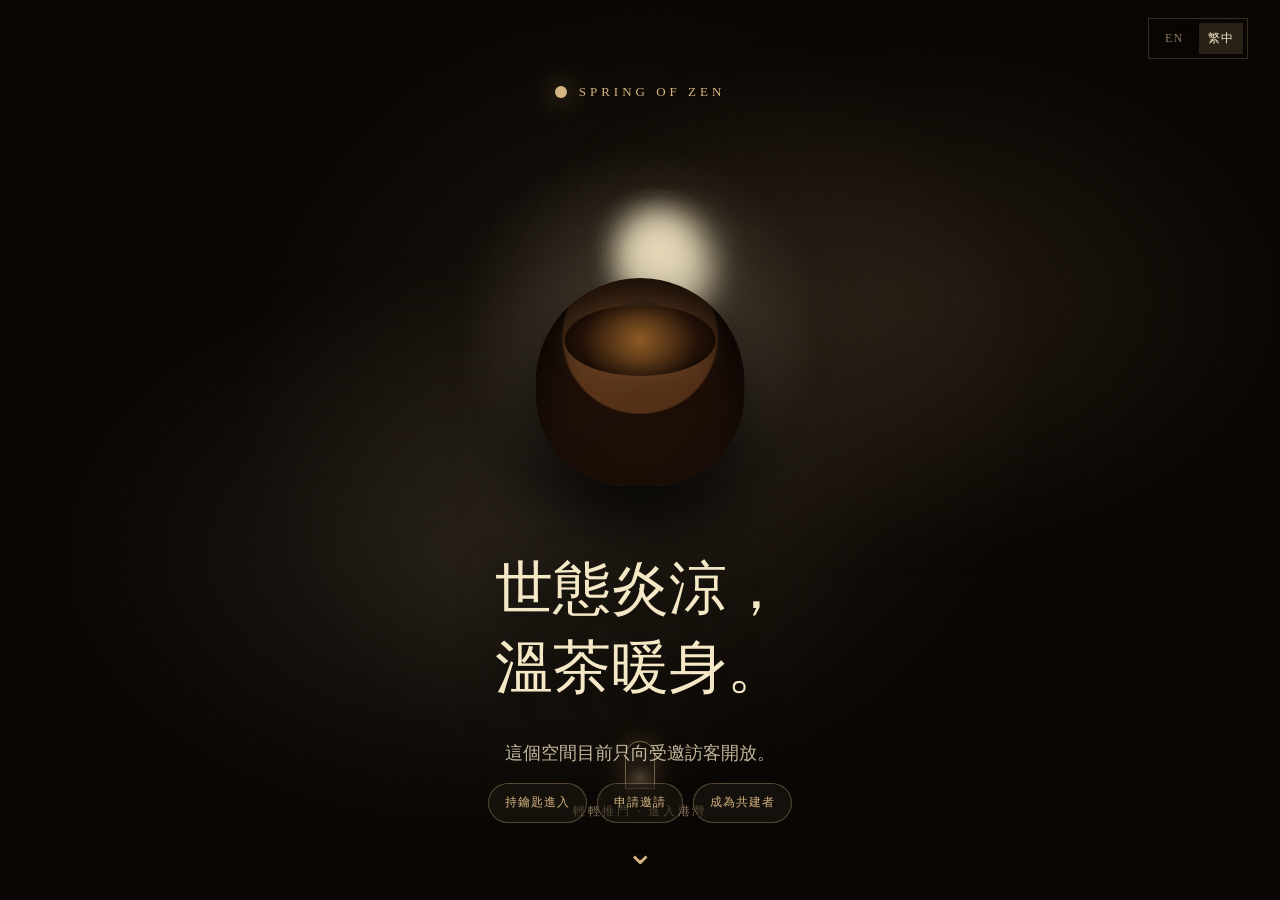
<file: index.html>
<!doctype html>
<html lang="zh-Hant">
<head>
  <meta charset="utf-8">
  <meta name="viewport" content="width=device-width, initial-scale=1">
  <title>Spring of Zen</title>
  <meta name="description" content="一盞燈，一杯溫茶，一個可以慢下來的港灣。">
  <meta property="og:title" content="Spring of Zen">
  <meta property="og:description" content="一盞燈，一杯溫茶，一個可以慢下來的港灣。">
  <meta property="og:type" content="website">
  <style>
    * { box-sizing: border-box; }
    :root {
      color-scheme: dark;
      --bg: #0a0603;
      --ink: #f5e8c7;
      --muted: #8c7a5f;
      --gold: #d4b483;
      --line: #3a2f1f;
      --panel: #1f1a14;
      --warm: #e8d5b8;
    }
    html, body { min-height: 100%; }
    body {
      margin: 0;
      background:
        radial-gradient(circle at 50% 44%, rgba(212, 180, 131, 0.1), transparent 25rem),
        #0a0603;
      color: var(--warm);
      font-family: "Noto Serif SC", "Songti SC", "STSong", "Playfair Display", Georgia, serif;
      overflow: hidden;
      letter-spacing: 0;
    }
    button, input { font: inherit; color: inherit; }
    a { color: inherit; }
    .hidden { display: none !important; }
    .lang-switch {
      position: fixed;
      top: 18px;
      right: clamp(16px, 3vw, 32px);
      z-index: 90;
      display: inline-flex;
      gap: 4px;
      padding: 4px;
      border: 1px solid rgba(212, 180, 131, 0.22);
      background: rgba(10, 6, 3, 0.56);
      backdrop-filter: blur(12px);
    }
    .lang-switch button {
      min-width: 42px;
      border: 0;
      background: transparent;
      color: var(--muted);
      padding: 7px 9px;
      cursor: pointer;
      font-size: 12px;
      letter-spacing: 0.08em;
    }
    .lang-switch button.active {
      color: var(--ink);
      background: rgba(212, 180, 131, 0.16);
    }
    .min-screen {
      min-height: 100vh;
      min-height: 100svh;
    }
    .home-art {
      position: relative;
      z-index: 1;
      display: flex;
      flex-direction: column;
      align-items: center;
      justify-content: center;
      padding: clamp(22px, 4vh, 34px) 18px clamp(18px, 3vh, 28px);
      text-align: center;
      overflow: hidden;
    }
    .home-art::before {
      content: "";
      position: absolute;
      inset: -20%;
      background:
        radial-gradient(ellipse at 40% 58%, rgba(245, 232, 199, 0.09), transparent 28%),
        radial-gradient(ellipse at 65% 38%, rgba(212, 180, 131, 0.12), transparent 24%);
      filter: blur(24px);
      animation: mistDrift 26s ease-in-out infinite alternate;
      pointer-events: none;
    }
    .home-art::after {
      content: "";
      position: absolute;
      inset: 0;
      background-image: radial-gradient(circle, rgba(245, 232, 199, 0.12) 0 1px, transparent 1.4px);
      background-size: 22px 22px;
      opacity: 0.12;
      pointer-events: none;
    }
    .home-head {
      position: relative;
      z-index: 2;
      margin-bottom: clamp(18px, 4vh, 34px);
    }
    .seal {
      display: inline-flex;
      align-items: center;
      gap: 12px;
      margin-bottom: 22px;
      color: var(--gold);
      font-size: 13px;
      letter-spacing: 4px;
    }
    .seal span:first-child {
      width: 12px;
      height: 12px;
      border-radius: 50%;
      background: var(--gold);
      box-shadow: 0 0 26px rgba(212, 180, 131, 0.74);
      animation: dotPulse 2.6s ease-in-out infinite;
    }
    h1, h2, p { letter-spacing: 0; }
    .home-title {
      margin: 0;
      color: var(--ink);
      font-size: clamp(58px, 10vw, 116px);
      font-weight: 300;
      letter-spacing: 0.18em;
      text-indent: 0.18em;
      text-shadow: 0 12px 42px rgba(0, 0, 0, 0.88);
    }
    .tea-container {
      position: relative;
      z-index: 2;
      width: min(360px, 74vw, 42vh);
      height: min(360px, 74vw, 42vh);
      margin: 0 auto;
    }
    .glow-orb {
      position: absolute;
      top: 48%;
      left: 50%;
      width: 110%;
      height: 110%;
      border-radius: 50%;
      background: radial-gradient(circle, rgba(245, 232, 199, 0.18) 10%, transparent 65%);
      transform: translate(-50%, -50%);
      z-index: 0;
      animation: softPulse 22s infinite ease-in-out;
    }
    .tea-cup {
      position: absolute;
      bottom: 30px;
      left: 50%;
      transform: translateX(-50%);
      width: 58%;
      height: 58%;
      border-radius: 50% 50% 44% 44%;
      background:
        radial-gradient(circle at 50% 28%, rgba(245, 232, 199, 0.45), transparent 0 19%, rgba(99, 57, 28, 0.78) 20% 42%, rgba(28, 14, 7, 0.95) 43%),
        linear-gradient(140deg, #6d4b2b, #1b0f08 58%, #050302);
      box-shadow:
        0 40px 80px rgba(0, 0, 0, 0.9),
        inset 0 30px 40px rgba(0, 0, 0, 0.7);
      z-index: 2;
      transition: transform 0.6s ease;
    }
    .tea-cup::before {
      content: "";
      position: absolute;
      inset: 13% 14% auto;
      height: 34%;
      border-radius: 50%;
      background: radial-gradient(circle, #8b5a25, #2b1509 68%);
      box-shadow: inset 0 0 26px rgba(0, 0, 0, 0.8), 0 0 28px rgba(212, 180, 131, 0.12);
    }
    .tea-cup:hover { transform: translateX(-50%) scale(1.03); }
    .steam {
      position: absolute;
      top: 14%;
      left: 50%;
      width: 43%;
      height: 62%;
      transform: translateX(-50%);
      z-index: 1;
      pointer-events: none;
    }
    .steam-particle {
      position: absolute;
      background: linear-gradient(transparent, rgba(245, 232, 199, 0.65));
      border-radius: 50%;
      filter: blur(18px);
      animation: steamRise linear infinite;
    }
    .welcome-wrap {
      position: relative;
      z-index: 2;
      margin-top: clamp(16px, 4vh, 34px);
      max-width: 560px;
      padding: 0 20px;
    }
    .lamp-text {
      margin: 0;
      color: var(--ink);
      font-size: clamp(32px, 5vw, 58px);
      line-height: 1.35;
      text-shadow: 0 10px 40px rgba(0, 0, 0, 0.85);
    }
    .access-panel {
      position: relative;
      z-index: 3;
      width: min(680px, calc(100% - 34px));
      margin: clamp(18px, 4vh, 32px) auto 0;
      display: grid;
      justify-items: center;
      gap: 14px;
      color: rgba(245, 232, 199, 0.78);
    }
    .access-panel p {
      margin: 0;
      max-width: 520px;
      font-size: clamp(15px, 1.9vw, 18px);
      line-height: 1.65;
    }
    .access-actions {
      display: flex;
      flex-wrap: wrap;
      justify-content: center;
      gap: 10px;
    }
    .access-actions a,
    .access-actions button {
      min-height: 40px;
      display: inline-flex;
      align-items: center;
      justify-content: center;
      padding: 0 16px;
      border: 1px solid rgba(212, 180, 131, 0.34);
      border-radius: 999px;
      background: rgba(31, 26, 20, 0.54);
      color: var(--gold);
      text-decoration: none;
      font-size: 12px;
      letter-spacing: 0.08em;
      text-transform: uppercase;
      cursor: pointer;
    }
    .access-actions a:hover,
    .access-actions button:hover {
      border-color: var(--gold);
      color: var(--ink);
    }
    .key-panel {
      width: min(420px, 100%);
      display: grid;
      gap: 10px;
      justify-items: center;
      padding-top: 2px;
    }
    .key-panel[hidden] {
      display: none;
    }
    .key-form {
      width: 100%;
      display: flex;
      gap: 8px;
      justify-content: center;
    }
    .key-form input {
      min-width: 0;
      flex: 1;
      min-height: 42px;
      border: 1px solid rgba(212, 180, 131, 0.28);
      border-radius: 999px;
      background: rgba(10, 6, 3, 0.62);
      color: var(--ink);
      padding: 0 16px;
      outline: none;
      font-size: 13px;
      letter-spacing: 0.08em;
      text-transform: uppercase;
    }
    .key-form input:focus {
      border-color: rgba(212, 180, 131, 0.72);
      box-shadow: 0 0 0 3px rgba(212, 180, 131, 0.12);
    }
    .key-form button {
      min-height: 42px;
      border: 1px solid rgba(212, 180, 131, 0.42);
      border-radius: 999px;
      background: rgba(212, 180, 131, 0.14);
      color: var(--ink);
      padding: 0 18px;
      cursor: pointer;
      font-size: 12px;
      letter-spacing: 0.08em;
      text-transform: uppercase;
    }
    .key-status {
      min-height: 18px;
      margin: 0;
      color: rgba(245, 232, 199, 0.62);
      font-size: 12px;
      line-height: 1.5;
    }
    .enter-gate {
      position: fixed;
      left: 50%;
      bottom: clamp(18px, 3vh, 30px);
      transform: translateX(-50%);
      z-index: 2;
      display: flex;
      flex-direction: column;
      align-items: center;
      gap: 12px;
      margin-top: 0;
      border: 0;
      background: transparent;
      color: var(--muted);
      cursor: pointer;
    }
    .enter-gate::before {
      content: "";
      width: 28px;
      height: 46px;
      margin-bottom: 2px;
      border: 1px solid rgba(212, 180, 131, 0.46);
      border-radius: 999px 999px 7px 7px;
      background:
        radial-gradient(circle at 50% 78%, rgba(212, 180, 131, 0.22), transparent 36%),
        linear-gradient(180deg, rgba(212, 180, 131, 0.04), rgba(212, 180, 131, 0.14));
      box-shadow: 0 0 28px rgba(212, 180, 131, 0.22);
      transition: border-color 500ms ease, box-shadow 500ms ease;
    }
    .enter-gate:hover::before {
      border-color: var(--gold);
      box-shadow: 0 0 36px rgba(212, 180, 131, 0.38);
    }
    .enter-gate span {
      font-size: 12px;
      letter-spacing: 0.22em;
      transition: color 500ms ease;
    }
    .enter-gate i {
      color: var(--gold);
      font-style: normal;
      font-size: 34px;
      animation: bounceSoft 1.7s ease-in-out infinite;
    }
    .enter-gate:hover {
      transform: translateX(-50%);
    }
    .enter-gate:hover span { color: var(--gold); }
    .main-content {
      min-height: 100vh;
      min-height: 100svh;
      padding-top: 84px;
      overflow: hidden;
    }
    .place-nav {
      position: fixed;
      inset: 0 0 auto;
      z-index: 50;
      background: rgba(0, 0, 0, 0.9);
      border-bottom: 1px solid var(--line);
      backdrop-filter: blur(14px);
    }
    .nav-inner {
      width: min(1024px, 100%);
      margin: 0 auto;
      padding: 18px clamp(18px, 4vw, 34px);
      display: flex;
      align-items: center;
      justify-content: space-between;
      gap: 18px;
    }
    .nav-brand,
    .nav-link {
      border: 0;
      background: transparent;
      cursor: pointer;
      text-decoration: none;
    }
    .nav-brand {
      display: inline-flex;
      align-items: center;
      gap: 12px;
      color: var(--warm);
      font-size: 20px;
      letter-spacing: 0.18em;
      transition: color 300ms ease;
    }
    .nav-brand:hover { color: var(--gold); }
    .nav-brand i,
    .nav-link i {
      color: var(--gold);
      font-style: normal;
    }
    .nav-links {
      display: flex;
      align-items: center;
      gap: clamp(12px, 3vw, 30px);
      font-size: 14px;
    }
    .nav-link {
      display: inline-flex;
      align-items: center;
      gap: 8px;
      color: var(--muted);
      transition: color 300ms ease;
    }
    .nav-link:hover,
    .nav-link.active {
      color: var(--gold);
    }
    .section {
      display: none;
      min-height: calc(100svh - 84px);
      align-items: center;
      justify-content: center;
      padding: clamp(42px, 8vh, 86px) 20px;
      text-align: center;
    }
    .section.active {
      display: flex;
    }
    .section-inner {
      width: min(820px, 100%);
      margin: 0 auto;
    }
    .pill {
      display: inline-flex;
      align-items: center;
      justify-content: center;
      padding: 9px 22px;
      border-radius: 999px;
      background: var(--panel);
      color: var(--gold);
      font-size: 12px;
      letter-spacing: 0.2em;
      text-transform: uppercase;
    }
    .place-copy {
      margin-top: clamp(34px, 7vh, 62px);
      color: var(--ink);
      font-size: clamp(32px, 5vw, 58px);
      line-height: 1.35;
      text-shadow: 0 10px 40px rgba(0, 0, 0, 0.85);
    }
    .small-copy {
      max-width: 640px;
      margin: 22px auto 0;
      color: rgba(232, 213, 184, 0.72);
      font-size: clamp(17px, 2vw, 22px);
      line-height: 1.75;
    }
    .listen-button,
    .table-form button {
      margin-top: 28px;
      border: 1px solid rgba(212, 180, 131, 0.35);
      background: rgba(31, 26, 20, 0.72);
      color: var(--gold);
      padding: 11px 18px;
      cursor: pointer;
      transition: border-color 250ms ease, color 250ms ease;
    }
    .listen-button:hover,
    .table-form button:hover {
      border-color: var(--gold);
      color: var(--ink);
    }
    .table-form {
      display: grid;
      justify-items: center;
      gap: 12px;
      margin-top: 28px;
    }
    .table-form input {
      width: min(420px, 100%);
      border: 0;
      border-bottom: 1px solid rgba(212, 180, 131, 0.44);
      background: transparent;
      color: var(--ink);
      padding: 10px 0 14px;
      outline: none;
      text-align: center;
      font-size: clamp(34px, 6vw, 66px);
      font-style: italic;
    }
    .table-form input::placeholder { color: rgba(245, 232, 199, 0.32); }
    .window-frame {
      width: min(420px, 75vw);
      aspect-ratio: 4 / 5;
      margin: 32px auto 0;
      background:
        linear-gradient(180deg, rgba(10, 6, 3, 0.06), rgba(10, 6, 3, 0.46)),
        url("assets/img/harbor-view.webp") center / cover no-repeat;
      border: 1px solid rgba(212, 180, 131, 0.22);
      box-shadow: 0 32px 80px rgba(0, 0, 0, 0.5);
    }
    @keyframes steamRise {
      0% { transform: translateY(0) scale(0.5); opacity: 0.7; }
      100% { transform: translateY(-320px) scale(1.4); opacity: 0; }
    }
    @keyframes softPulse {
      0%, 100% { opacity: 0.55; transform: translate(-50%, -50%) scale(0.95); }
      50% { opacity: 0.9; transform: translate(-50%, -54%) scale(1.12); }
    }
    @keyframes dotPulse {
      0%, 100% { opacity: 0.55; transform: scale(0.92); }
      50% { opacity: 1; transform: scale(1.12); }
    }
    @keyframes mistDrift {
      0% { transform: translate3d(-2%, 0, 0); }
      100% { transform: translate3d(3%, -2%, 0); }
    }
    @keyframes bounceSoft {
      0%, 100% { transform: translateY(0); }
      50% { transform: translateY(8px); }
    }
    @media (max-width: 720px) {
      .home-title { letter-spacing: 0.1em; text-indent: 0.1em; }
      .nav-inner {
        align-items: flex-start;
      }
      .nav-brand {
        font-size: 15px;
      }
      .nav-links {
        flex-wrap: wrap;
        justify-content: flex-end;
        max-width: 240px;
        gap: 12px 16px;
      }
      .main-content {
        padding-top: 102px;
      }
      .section {
        min-height: calc(100svh - 102px);
      }
      .key-form {
        flex-direction: column;
      }
    }
    @media (prefers-reduced-motion: reduce) {
      * {
        animation-duration: 0.001ms !important;
        animation-iteration-count: 1 !important;
        transition-duration: 0.001ms !important;
      }
    }
  </style>
</head>
<body class="min-screen">
  <div class="lang-switch" aria-label="Language">
    <button type="button" data-lang-button="en">EN</button>
    <button type="button" data-lang-button="zh">繁中</button>
  </div>

  <div id="home-art" class="home-art min-screen">
    <div class="home-head">
      <div class="seal">
        <span aria-hidden="true"></span>
        <span>SPRING OF ZEN</span>
      </div>
    </div>

    <div class="tea-container" aria-hidden="true">
      <div class="glow-orb"></div>
      <div class="steam" id="steam-container"></div>
      <div class="tea-cup"></div>
    </div>

    <div class="welcome-wrap">
      <p id="welcome-text" class="lamp-text">世態炎涼，<br>溫茶暖身。</p>
    </div>

    <div class="access-panel" aria-label="Invitation access">
      <p data-i18n="accessSubtitle">This space is currently open to invited guests.</p>
      <div class="access-actions">
        <button type="button" data-open-key data-i18n="enterWithKey">Enter With A Key</button>
        <a href="door.html#request-key" data-i18n="requestInvitation">Request Invitation</a>
        <a href="door.html#become-builder" data-i18n="becomeBuilder">Become A Builder</a>
      </div>
      <div class="key-panel" data-key-panel hidden>
        <form class="key-form" data-key-form>
          <label class="hidden" for="gate-key" data-i18n="keyLabel">Invitation key</label>
          <input id="gate-key" name="key" autocomplete="off" spellcheck="false" data-i18n-placeholder="keyPlaceholder" placeholder="SOZ-QUIET-001">
          <button type="submit" data-i18n="keySubmit">Enter</button>
        </form>
        <p class="key-status" data-key-status aria-live="polite"></p>
      </div>
    </div>

    <button type="button" class="enter-gate" onclick="enterHarbor()">
      <span data-i18n="enterGate">輕輕推門 · 進入港灣</span>
      <i aria-hidden="true">⌄</i>
    </button>
  </div>

  <div id="main-content" class="main-content hidden">
    <nav class="place-nav" aria-label="Spring of Zen places">
      <div class="nav-inner">
        <button type="button" onclick="backToArt()" class="nav-brand">
          <i aria-hidden="true">✦</i>
          <span>SPRING OF ZEN</span>
        </button>
        <div class="nav-links">
          <a href="lamp.html" class="nav-link active" id="nav-0"><i aria-hidden="true">✦</i><span data-i18n="navLamp">燈</span></a>
          <a href="harbor.html" class="nav-link" id="nav-1"><i aria-hidden="true">≈</i><span data-i18n="navHarbor">港灣</span></a>
          <a href="table.html" class="nav-link" id="nav-2"><i aria-hidden="true">▭</i><span data-i18n="navTable">桌子</span></a>
          <a href="window.html" class="nav-link" id="nav-3"><i aria-hidden="true">□</i><span data-i18n="navWindow">窗</span></a>
          <a href="rooms.html" class="nav-link"><i aria-hidden="true">▦</i><span data-i18n="navRooms">房間</span></a>
        </div>
      </div>
    </nav>

    <section id="section-0" class="section active" aria-labelledby="lamp-title">
      <div class="section-inner">
        <span class="pill">THE LAMP</span>
        <p id="lamp-title" class="place-copy" data-i18n-html="lampText">世態炎涼，<br>溫茶暖身。</p>
        <p class="small-copy" data-i18n="lampSmall">一盞燈，一直為你亮著。</p>
      </div>
    </section>

    <section id="section-1" class="section" aria-labelledby="harbor-title">
      <div class="section-inner">
        <span class="pill">THE HARBOR</span>
        <p id="harbor-title" class="place-copy" data-i18n-html="harborText">水聲很慢，<br>你也可以慢一點。</p>
        <p class="small-copy" data-i18n="harborSmall">某處有一座小碼頭，一盞燈，水不著急地流動。</p>
        <button type="button" class="listen-button" id="listen-button" onclick="toggleRoomTone()" data-i18n="listenIdle">聽一會兒</button>
      </div>
    </section>

    <section id="section-2" class="section" aria-labelledby="table-title">
      <div class="section-inner">
        <span class="pill">THE TABLE</span>
        <p id="table-title" class="place-copy" data-i18n-html="tableText">留一個字，<br>放在桌上。</p>
        <form class="table-form" id="table-form">
          <label class="hidden" for="table-word" data-i18n="tableLabel">留一個字</label>
          <input id="table-word" maxlength="28" placeholder="靜" data-i18n-placeholder="tablePlaceholder">
          <p class="small-copy" data-i18n="tableHelp">按下 Enter，房間會記得。</p>
        </form>
        <p class="small-copy hidden" id="table-thanks"></p>
      </div>
    </section>

    <section id="section-3" class="section" aria-labelledby="window-title">
      <div class="section-inner">
        <span class="pill">THE WINDOW</span>
        <p id="window-title" class="place-copy" data-i18n-html="windowText">還有很多美，<br>只是被我們忘了看見。</p>
        <div class="window-frame" aria-hidden="true"></div>
        <p class="small-copy" data-i18n="windowSmall">雨後的安靜街道。倒影不屬於任何人。</p>
      </div>
    </section>
  </div>

  <audio id="room-tone" src="assets/audio/harbor-roomtone.mp3" preload="none" loop></audio>

  <script>
    const i18n = {
      zh: {
        htmlLang: "zh-Hant",
        description: "一盞燈，一杯溫茶，一個可以慢下來的港灣。",
        welcomes: [
          "世態炎涼，<br>溫茶暖身。",
          "一盞燈，一直為你亮著。",
          "在這裡，時間可以慢一點。"
        ],
        enterGate: "輕輕推門 · 進入港灣",
        accessSubtitle: "這個空間目前只向受邀訪客開放。",
        enterWithKey: "持鑰匙進入",
        requestInvitation: "申請邀請",
        becomeBuilder: "成為共建者",
        keyLabel: "邀請鑰匙",
        keyPlaceholder: "輸入邀請鑰匙",
        keySubmit: "進入",
        keyInvalid: "這把鑰匙還不能開門。請確認後再試一次。",
        keyValid: "鑰匙已確認。正在為你開門。",
        keyLoading: "正在確認鑰匙。",
        navLamp: "燈",
        navHarbor: "港灣",
        navTable: "桌子",
        navWindow: "窗",
        navRooms: "房間",
        lampText: "世態炎涼，<br>溫茶暖身。",
        lampSmall: "一盞燈，一直為你亮著。",
        harborText: "水聲很慢，<br>你也可以慢一點。",
        harborSmall: "某處有一座小碼頭，一盞燈，水不著急地流動。",
        listenIdle: "聽一會兒",
        listenActive: "正在聽",
        listenRetry: "再試一次",
        tableText: "留一個字，<br>放在桌上。",
        tableLabel: "留一個字",
        tablePlaceholder: "靜",
        tableHelp: "按下 Enter，房間會記得。",
        tableThanks: (word) => `"${word}" 已放在桌上。房間暖了一點。`,
        windowText: "還有很多美，<br>只是被我們忘了看見。",
        windowSmall: "雨後的安靜街道。倒影不屬於任何人。"
      },
      en: {
        htmlLang: "en",
        description: "A lamp, a cup of warm tea, and a harbor where time can slow down.",
        welcomes: [
          "The world is cold,<br>the tea is warm.",
          "One lamp is still lit for you.",
          "Here, time can slow down."
        ],
        enterGate: "Open the door · Enter the harbor",
        accessSubtitle: "This space is currently open to invited guests.",
        enterWithKey: "Enter With A Key",
        requestInvitation: "Request Invitation",
        becomeBuilder: "Become A Builder",
        keyLabel: "Invitation key",
        keyPlaceholder: "Enter invitation key",
        keySubmit: "Enter",
        keyInvalid: "This key does not open the door yet. Please check it and try again.",
        keyValid: "Key accepted. Opening the door.",
        keyLoading: "Checking the key.",
        navLamp: "Lamp",
        navHarbor: "Harbor",
        navTable: "Table",
        navWindow: "Window",
        navRooms: "Rooms",
        lampText: "The world is cold,<br>the tea is warm.",
        lampSmall: "One lamp is still lit for you.",
        harborText: "The water is slow,<br>and you can be slow too.",
        harborSmall: "Somewhere a small dock, a single light, water moving without hurry.",
        listenIdle: "Listen awhile",
        listenActive: "Listening",
        listenRetry: "Try again",
        tableText: "Leave one word,<br>and place it on the table.",
        tableLabel: "Leave one word",
        tablePlaceholder: "quiet",
        tableHelp: "Press Enter. The room will remember.",
        tableThanks: (word) => `"${word}" is on the table. The room is a little warmer.`,
        windowText: "There is still so much beauty,<br>we only forgot to notice.",
        windowSmall: "A quiet street after rain. No one owns the reflection."
      }
    };
    let currentLang = localStorage.getItem("spring_of_zen_lang") || "zh";
    let welcomeIndex = 0;
    let activeSection = 0;
    let fadeTimer = null;

    function createSteam() {
      const container = document.getElementById("steam-container");
      container.innerHTML = "";
      for (let i = 0; i < 22; i += 1) {
        const particle = document.createElement("div");
        const size = 22 + Math.random() * 48;
        particle.className = "steam-particle";
        particle.style.width = `${size}px`;
        particle.style.height = `${size * 1.6}px`;
        particle.style.left = `${35 + Math.random() * 30}%`;
        particle.style.animationDuration = `${5.5 + Math.random() * 8}s`;
        particle.style.animationDelay = `-${Math.random() * 12}s`;
        particle.style.opacity = 0.35 + Math.random() * 0.45;
        container.appendChild(particle);
      }
    }

    function enterHarbor() {
      document.querySelector("[data-open-key]")?.click();
    }

    function backToArt() {
      document.getElementById("main-content").classList.add("hidden");
      document.getElementById("home-art").classList.remove("hidden");
      document.body.style.overflow = "hidden";
    }

    function switchSection(n) {
      activeSection = n;
      document.querySelectorAll(".section").forEach((section) => {
        section.classList.remove("active");
      });
      const target = document.getElementById(`section-${n}`);
      if (target) target.classList.add("active");

      document.querySelectorAll(".nav-link").forEach((link) => {
        link.classList.remove("active");
      });
      const nav = document.getElementById(`nav-${n}`);
      if (nav) nav.classList.add("active");
    }

    function fadeAudio(audio, target) {
      clearInterval(fadeTimer);
      const step = target > audio.volume ? 0.025 : -0.04;
      fadeTimer = setInterval(() => {
        const next = Math.max(0, Math.min(target, audio.volume + step));
        audio.volume = next;
        if (next === target || next === 0) {
          clearInterval(fadeTimer);
          if (next === 0) audio.pause();
        }
      }, 80);
    }

    async function toggleRoomTone() {
      const audio = document.getElementById("room-tone");
      const button = document.getElementById("listen-button");
      const text = i18n[currentLang];
      if (!audio || !button) return;
      if (audio.paused) {
        try {
          audio.volume = 0;
          await audio.play();
          button.textContent = text.listenActive;
          fadeAudio(audio, 0.3);
        } catch {
          button.textContent = text.listenRetry;
        }
      } else {
        button.textContent = text.listenIdle;
        fadeAudio(audio, 0);
      }
    }

    function setupTable() {
      const form = document.getElementById("table-form");
      const input = document.getElementById("table-word");
      const thanks = document.getElementById("table-thanks");
      form.addEventListener("submit", (event) => {
        event.preventDefault();
        const word = input.value.trim();
        if (!word) return;
        localStorage.setItem("spring_of_zen_table_word", word);
        form.classList.add("hidden");
        thanks.classList.remove("hidden");
        thanks.textContent = i18n[currentLang].tableThanks(word);
      });
    }

    function applyLanguage(lang) {
      currentLang = lang;
      const text = i18n[currentLang];
      localStorage.setItem("spring_of_zen_lang", currentLang);
      document.documentElement.lang = text.htmlLang;
      document.querySelector('meta[name="description"]').setAttribute("content", text.description);
      document.querySelector('meta[property="og:description"]').setAttribute("content", text.description);
      document.querySelectorAll("[data-i18n]").forEach((node) => {
        node.textContent = text[node.dataset.i18n];
      });
      document.querySelectorAll("[data-i18n-html]").forEach((node) => {
        node.innerHTML = text[node.dataset.i18nHtml];
      });
      document.querySelectorAll("[data-i18n-placeholder]").forEach((node) => {
        node.setAttribute("placeholder", text[node.dataset.i18nPlaceholder]);
      });
      const audio = document.getElementById("room-tone");
      const listenButton = document.getElementById("listen-button");
      if (listenButton && audio && audio.paused) listenButton.textContent = text.listenIdle;
      if (listenButton && audio && !audio.paused) listenButton.textContent = text.listenActive;
      document.getElementById("welcome-text").innerHTML = text.welcomes[welcomeIndex % text.welcomes.length];
      document.querySelectorAll("[data-lang-button]").forEach((button) => {
        button.classList.toggle("active", button.dataset.langButton === currentLang);
      });
    }

    function setupLanguageSwitch() {
      document.querySelectorAll("[data-lang-button]").forEach((button) => {
        button.addEventListener("click", () => applyLanguage(button.dataset.langButton));
      });
      applyLanguage(currentLang);
    }

    async function loadAccessData() {
      try {
        const response = await fetch("assets/data/v71.json", { cache: "no-store" });
        if (response.ok) return response.json();
      } catch {
        return null;
      }
      return null;
    }

    function normalizeAccessKey(value) {
      return String(value || "").trim().toUpperCase();
    }

    function activeKeysFromData(data) {
      return new Set((data?.key_system?.sample_keys || [])
        .filter((entry) => entry.status === "active")
        .map((entry) => normalizeAccessKey(entry.key)));
    }

    async function validateAccessKey(value) {
      const key = normalizeAccessKey(value);
      if (!key) return false;
      const data = await loadAccessData();
      return activeKeysFromData(data).has(key);
    }

    function rememberAccessKey(key) {
      localStorage.setItem("spring_of_zen_access", JSON.stringify({
        key: normalizeAccessKey(key),
        accepted_at: new Date().toISOString()
      }));
    }

    function setupKeyAccess() {
      const open = document.querySelector("[data-open-key]");
      const panel = document.querySelector("[data-key-panel]");
      const form = document.querySelector("[data-key-form]");
      const input = document.getElementById("gate-key");
      const status = document.querySelector("[data-key-status]");
      if (!open || !panel || !form || !input || !status) return;

      const showPanel = () => {
        panel.hidden = false;
        status.textContent = "";
        window.setTimeout(() => input.focus(), 40);
      };

      open.addEventListener("click", showPanel);
      if (new URLSearchParams(window.location.search).get("access") === "required") {
        showPanel();
        status.textContent = i18n[currentLang].keyInvalid;
      }

      form.addEventListener("submit", async (event) => {
        event.preventDefault();
        const key = input.value;
        status.textContent = i18n[currentLang].keyLoading;
        if (await validateAccessKey(key)) {
          rememberAccessKey(key);
          status.textContent = i18n[currentLang].keyValid;
          window.location.href = "lamp.html";
          return;
        }
        status.textContent = i18n[currentLang].keyInvalid;
      });
    }

    window.addEventListener("load", () => {
      setupLanguageSwitch();
      setupKeyAccess();
      createSteam();
      setupTable();
      setInterval(() => {
        welcomeIndex = (welcomeIndex + 1) % i18n[currentLang].welcomes.length;
        document.getElementById("welcome-text").innerHTML = i18n[currentLang].welcomes[welcomeIndex];
      }, 11000);
    });
  </script>
</body>
</html>
</file>
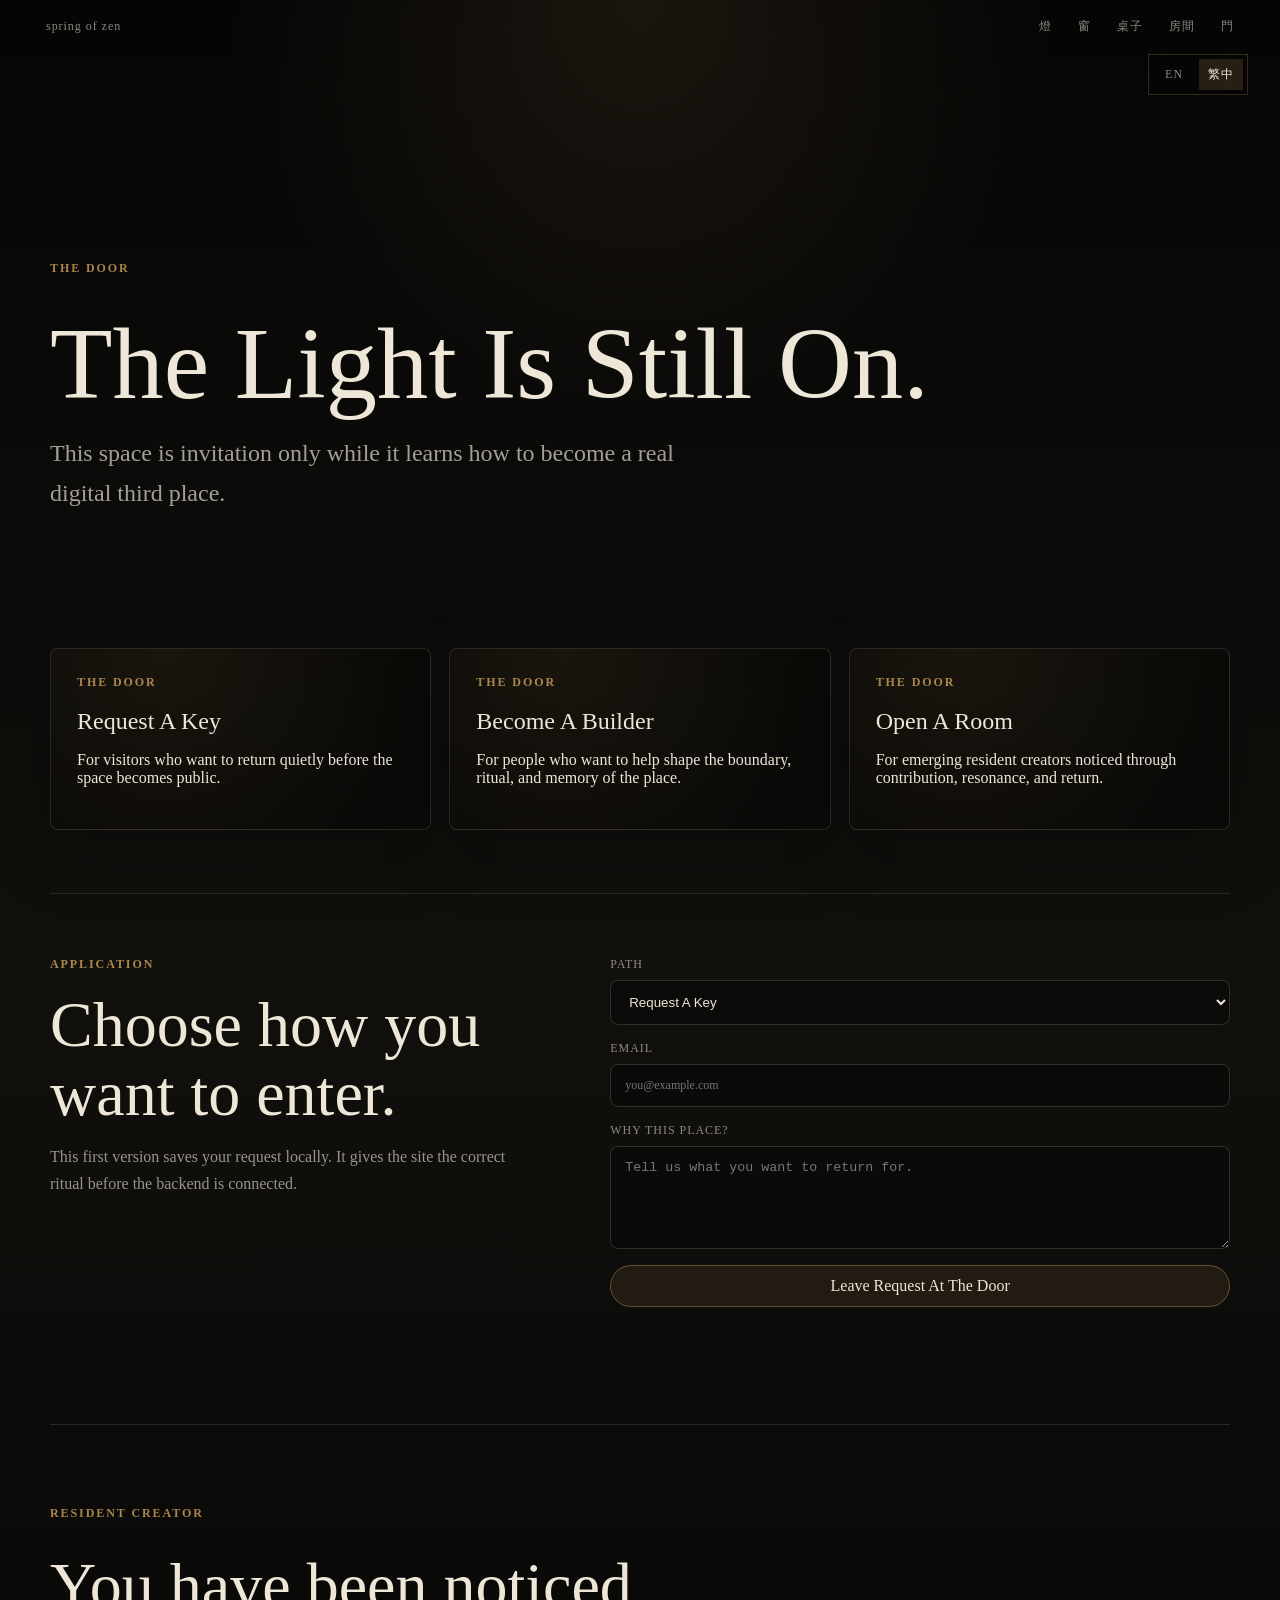
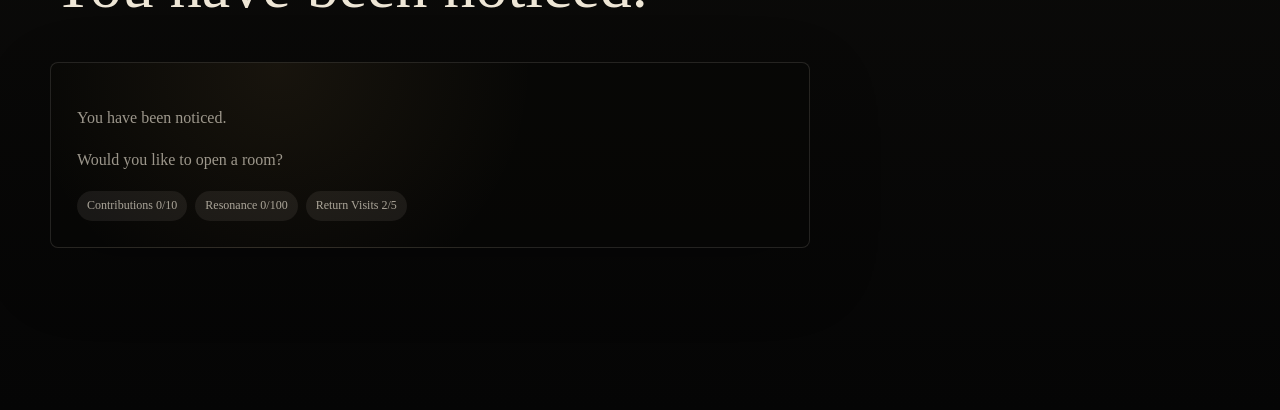
<file: door.html>
<!doctype html>
<html lang="en">
<head>
  <title>The Door - Spring of Zen</title>
  <meta charset="utf-8">
  <meta name="viewport" content="width=device-width, initial-scale=1">
  <meta name="description" content="Request a key, become a builder, or open a room.">
  <meta property="og:title" content="The Door - Spring of Zen">
  <meta property="og:description" content="The Door is the transition from visitor to participant.">
  <meta property="og:type" content="website">
  <link rel="stylesheet" href="assets/css/v52-index.css?v=20260602-rooms">
</head>
<body class="part-page door-page v71-page">
  <div class="lang-switch" aria-label="Language">
    <button type="button" data-lang-button="en">EN</button>
    <button type="button" data-lang-button="zh">繁中</button>
  </div>
  <header class="top-chrome" aria-label="Room controls">
    <a href="index.html" class="quiet-brand">spring of zen</a>
    <nav class="part-nav" aria-label="Places">
      <a href="lamp.html" data-i18n="navLamp">lamp</a>
      <a href="window.html" data-i18n="navWindow">window</a>
      <a href="table.html" data-i18n="navTable">table</a>
      <a href="rooms.html" data-i18n="navRooms">rooms</a>
      <a href="door.html" data-i18n="navDoor">door</a>
    </nav>
  </header>

  <main class="v71-shell">
    <section class="v71-hero" aria-labelledby="doorTitle">
      <p class="part-kicker">The Door</p>
      <h1 id="doorTitle">The Light Is Still On.</h1>
      <p>This space is invitation only while it learns how to become a real digital third place.</p>
    </section>

    <section class="door-paths" aria-label="Door paths" data-door-paths></section>

    <section class="v71-band" aria-labelledby="doorFormTitle">
      <div>
        <p class="part-kicker">Application</p>
        <h2 id="doorFormTitle">Choose how you want to enter.</h2>
        <p class="v71-muted">This first version saves your request locally. It gives the site the correct ritual before the backend is connected.</p>
      </div>
      <form class="v71-form" data-door-form>
        <label>
          <span>Path</span>
          <select name="path">
            <option>Request A Key</option>
            <option>Become A Builder</option>
            <option>Open A Room</option>
            <option>Join A Project</option>
          </select>
        </label>
        <label>
          <span>Email</span>
          <input name="email" type="email" required placeholder="you@example.com">
        </label>
        <label>
          <span>Why this place?</span>
          <textarea name="note" rows="5" maxlength="560" required placeholder="Tell us what you want to return for."></textarea>
        </label>
        <button type="submit" class="v71-button">Leave Request At The Door</button>
        <p class="v71-status" data-door-status aria-live="polite"></p>
      </form>
    </section>

    <section class="v71-section" aria-labelledby="residentTitle">
      <div class="v71-section-head">
        <p class="part-kicker">Resident Creator</p>
        <h2 id="residentTitle">You have been noticed.</h2>
      </div>
      <div class="resident-panel" data-resident-panel></div>
    </section>
  </main>

  <script src="assets/js/v52-index.js?v=20260602-rooms"></script>
</body>
</html>
</file>
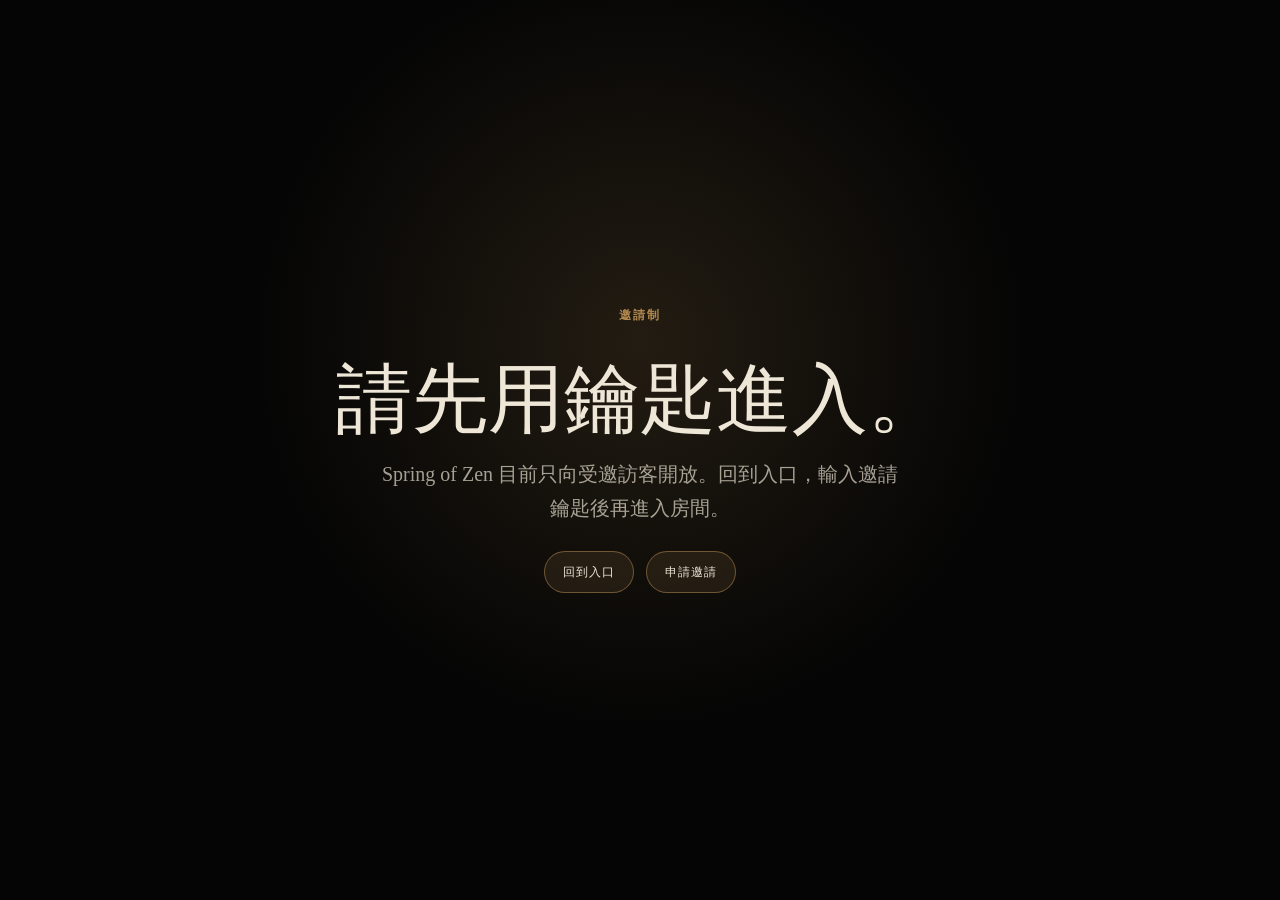
<file: harbor.html>
<!doctype html>
<html lang="en">
<head>
  <title>The Harbor - Spring of Zen</title>
  <meta charset="utf-8">
  <meta name="viewport" content="width=device-width, initial-scale=1">
  <meta name="description" content="One room tone for today.">
  <meta property="og:title" content="The Harbor - Spring of Zen">
  <meta property="og:description" content="A quiet room tone for those tired of the scroll.">
  <meta property="og:type" content="website">
  <link rel="stylesheet" href="assets/css/v52-index.css?v=20260602-rooms">
</head>
<body class="part-page harbor-page">
  <div class="lang-switch" aria-label="Language">
    <button type="button" data-lang-button="en">EN</button>
    <button type="button" data-lang-button="zh">繁中</button>
  </div>
  <header class="top-chrome" aria-label="Room controls">
    <a href="index.html" class="quiet-brand">spring of zen</a>
    <button id="roomToneToggle" class="tone-toggle" type="button" aria-pressed="false" data-i18n="roomTone">room tone</button>
  </header>

  <main class="harbor-breath-page">
    <section class="harbor-breath-section" aria-labelledby="harborTitle">
      <div class="harbor-breath-wrap">
        <p class="part-kicker" data-i18n="harborKicker">The Harbor</p>
        <span class="harbor-breath-orb" aria-hidden="true"></span>
        <h1 id="harborTitle" data-breath-label data-i18n="breatheOut">breathe out</h1>
        <p class="harbor-cycle" data-i18n="breathCycle">six seconds, one cycle</p>
      </div>
    </section>

    <section class="harbor-thought-section" aria-labelledby="harborThought">
      <div class="harbor-thought-wrap">
        <blockquote id="harborThought" data-i18n-html="harborThought">
          AI can give us back our time.<br>
          <span>But it cannot tell us what to do<br>with the silence it returns.</span>
        </blockquote>
        <div class="harbor-divider" aria-hidden="true"></div>
        <p class="harbor-lab-line" data-i18n="harborLabLine">Daily music from the Consciousness Sound Lab is playing inside Night Harbor.</p>
        <a class="harbor-primary-link" href="rooms.html#night-harbor" data-i18n="enterNightHarbor">Enter Night Harbor →</a>
      </div>
    </section>
  </main>

  <audio id="roomTone" loop preload="none" src="assets/audio/harbor-roomtone.mp3"></audio>
  <script src="assets/js/v52-index.js?v=20260602-rooms"></script>
</body>
</html>
</file>
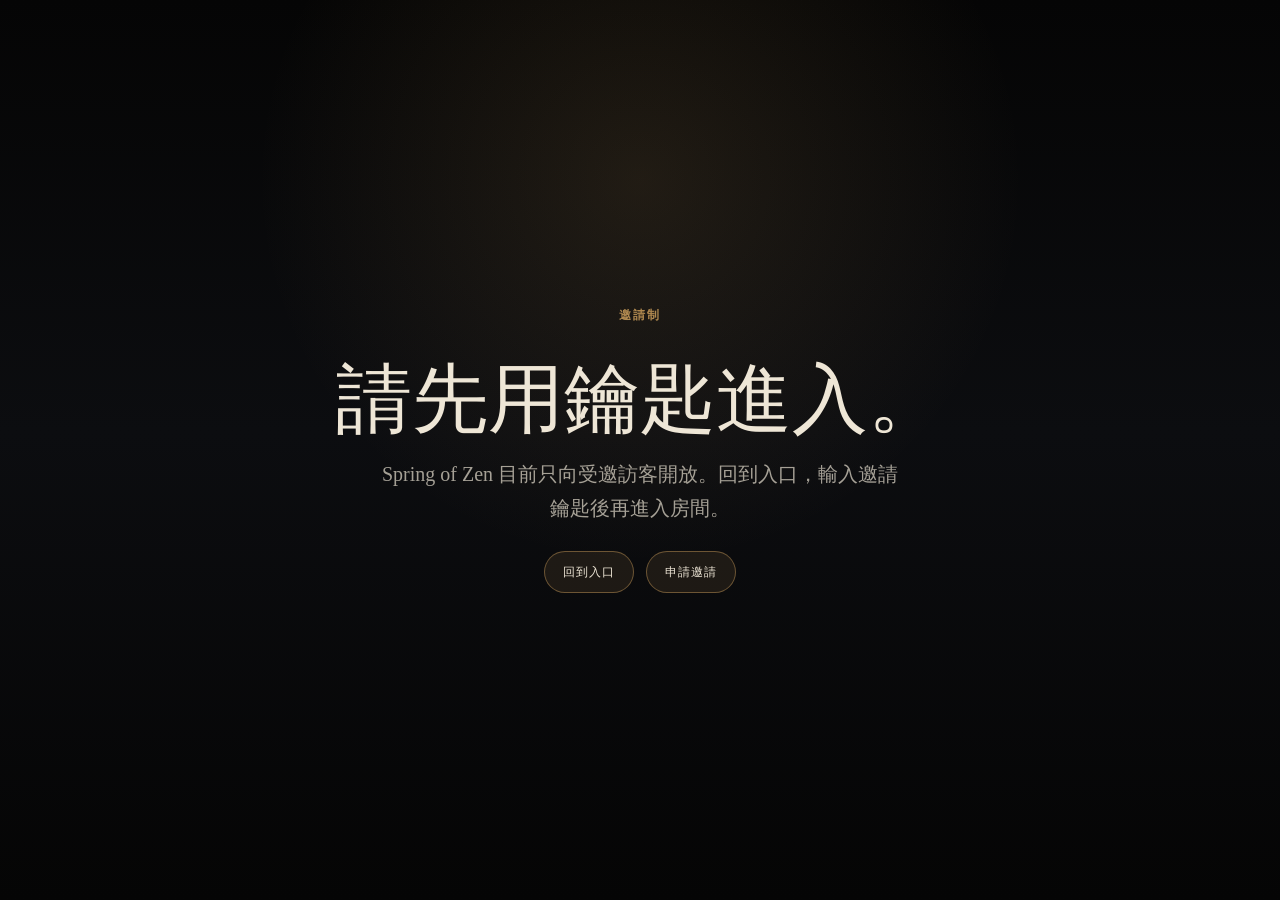
<file: lamp.html>
<!doctype html>
<html lang="en">
<head>
  <title>The Lamp - Spring of Zen</title>
  <meta charset="utf-8">
  <meta name="viewport" content="width=device-width, initial-scale=1">
  <meta name="description" content="A window currently facing somewhere on Earth.">
  <meta property="og:title" content="The Lamp - Spring of Zen">
  <meta property="og:description" content="A window currently facing somewhere on Earth.">
  <meta property="og:type" content="website">
  <link rel="stylesheet" href="assets/css/v52-index.css?v=20260602-lamp-bottom-nav">
</head>
<body class="part-page lamp-earth-page">
  <div class="lang-switch" aria-label="Language">
    <button type="button" data-lang-button="en">EN</button>
    <button type="button" data-lang-button="zh">繁中</button>
  </div>

  <header class="top-chrome lamp-top" aria-label="Room controls">
    <a href="index.html" class="quiet-brand">spring of zen</a>
    <button class="recorded-chip" type="button" data-recorded-info data-i18n="recorded">Recorded</button>
  </header>

  <main class="earth-lamp" data-lamp-page>
    <section class="lamp-intro" data-lamp-intro aria-live="polite">
      <p class="part-kicker">The Lamp</p>
      <h1 data-i18n="lampIntroTitle">The world is already awake.</h1>
      <p data-i18n="lampIntroLine">Sit for a while.</p>
    </section>

    <section class="earth-window" aria-labelledby="lampTitle">
      <div class="earth-info">
        <p class="part-kicker"><span data-i18n="lampKicker">The Lamp</span> · <span data-i18n="todayFaces">Today the lamp faces</span></p>
        <p class="recorded-date"><span data-i18n="recordedOn">recorded on</span> <span data-lamp-date>May 18, 2026</span></p>
      </div>

      <div class="lamp-video-window" aria-label="Recorded earth window">
        <video data-lamp-video muted loop playsinline preload="metadata" poster="assets/img/still-water.webp"></video>
        <div class="lamp-visual-fallback" aria-hidden="true">
          <span></span>
          <span></span>
          <span></span>
        </div>
        <h1 id="lampTitle" class="lamp-title-overlay"><span data-lamp-title>Sunrise over Lofoten</span>, <span data-lamp-country>Norway</span></h1>
      </div>

      <p class="lamp-quote" data-lamp-quote>The world is already awake.</p>
      <p class="lamp-source"><span data-i18n="sceneFrom">This scene is from</span> <span data-lamp-place>Norway</span></p>
      <div class="lamp-actions">
        <button type="button" class="listen-button" data-lamp-listen data-i18n="listenIdle">Listen</button>
        <button type="button" class="text-tone-link" data-lamp-live onclick="openLampLive()" data-i18n="watchLive">Watch live →</button>
        <a href="table.html" class="text-tone-link" data-i18n="leaveNote">Leave a note at the table →</a>
      </div>
    </section>
  </main>

  <nav class="lamp-bottom-nav" aria-label="Spring of Zen places">
    <a href="harbor.html" data-i18n="navHarbor">harbor</a>
    <a href="window.html" data-i18n="navWindow">window</a>
    <a href="table.html" data-i18n="navTable">table</a>
    <a href="rooms.html" data-i18n="navRooms">rooms</a>
    <a href="door.html" data-i18n="navDoor">door</a>
  </nav>

  <div class="recorded-note" data-recorded-note hidden>
    <button type="button" data-close-recorded aria-label="Close">×</button>
    <p data-i18n="recordedNote">This is not a live stream. A carefully selected recording from somewhere in the world.</p>
  </div>

  <div class="live-modal" data-live-modal hidden>
    <div class="live-modal-panel" role="dialog" aria-modal="true" aria-labelledby="liveModalTitle">
      <button type="button" class="live-modal-close" data-close-live aria-label="Close">×</button>
      <p class="part-kicker" id="liveModalTitle" data-i18n="watchLiveTitle">Live window</p>
      <div class="live-frame-wrap">
        <video data-live-video title="Live earth window" controls playsinline preload="metadata" poster="assets/img/still-water.webp"></video>
      </div>
      <p class="live-modal-note" data-i18n="liveModalNote">This window uses the uploaded daily recording.</p>
      <a data-live-source target="_blank" rel="noopener noreferrer" data-i18n="openLiveSource">Open original source →</a>
    </div>
  </div>

  <audio id="roomTone" loop preload="none" src="assets/audio/harbor-roomtone.mp3"></audio>
  <script src="assets/js/v52-index.js?v=20260602-lamp-bottom-nav"></script>
</body>
</html>
</file>
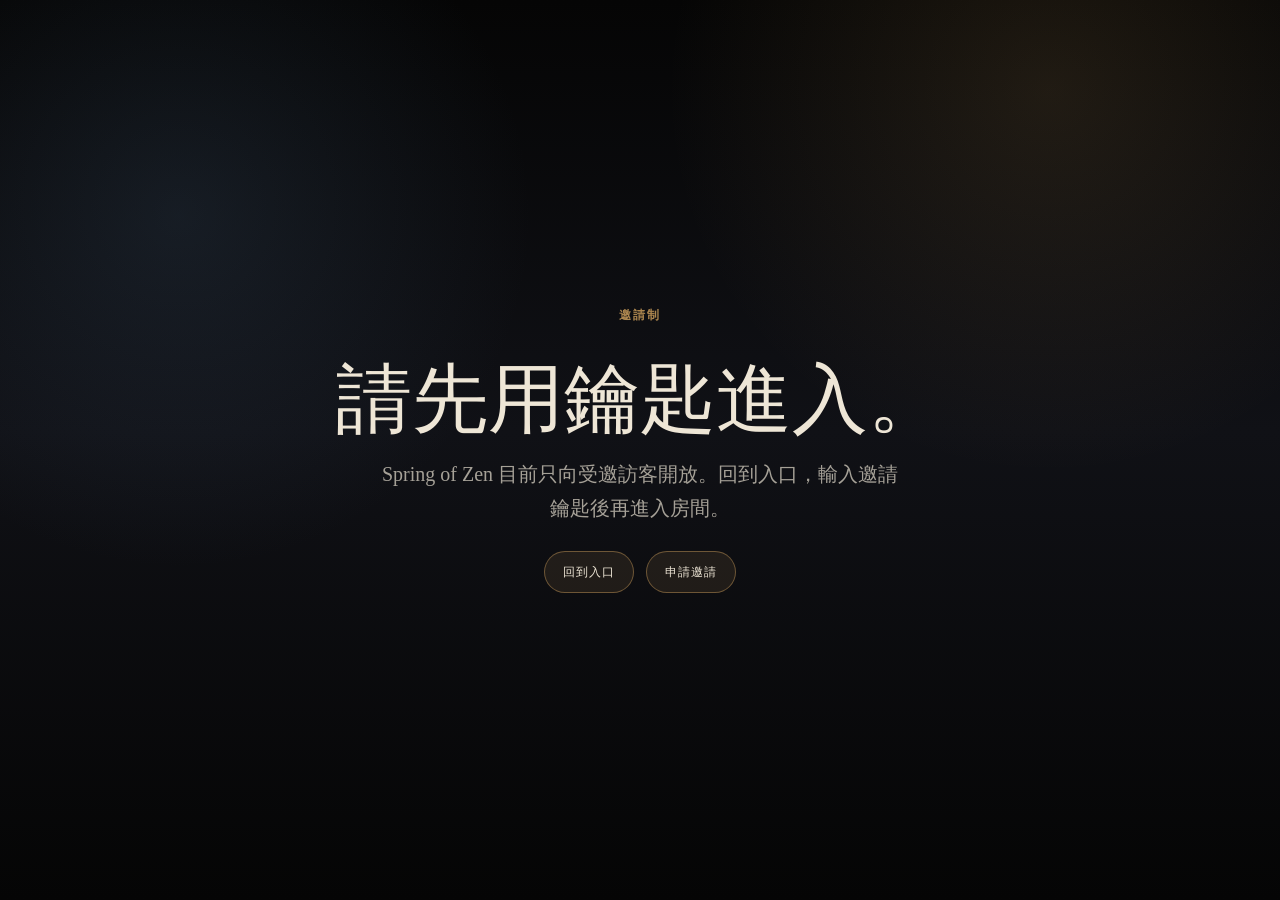
<file: rooms.html>
<!doctype html>
<html lang="en">
<head>
  <title>Rooms - Spring of Zen</title>
  <meta charset="utf-8">
  <meta name="viewport" content="width=device-width, initial-scale=1">
  <meta name="description" content="Rooms inside Spring of Zen, each with one atmosphere, one visual identity, and one curator.">
  <meta property="og:title" content="Rooms - Spring of Zen">
  <meta property="og:description" content="A quiet room system for resident creators.">
  <meta property="og:type" content="website">
  <link rel="stylesheet" href="assets/css/v52-index.css?v=20260602-rooms">
</head>
<body class="part-page rooms-page v71-page">
  <div class="lang-switch" aria-label="Language">
    <button type="button" data-lang-button="en">EN</button>
    <button type="button" data-lang-button="zh">繁中</button>
  </div>
  <header class="top-chrome" aria-label="Room controls">
    <a href="index.html" class="quiet-brand">spring of zen</a>
    <nav class="part-nav" aria-label="Places">
      <a href="lamp.html" data-i18n="navLamp">lamp</a>
      <a href="window.html" data-i18n="navWindow">window</a>
      <a href="table.html" data-i18n="navTable">table</a>
      <a href="rooms.html" data-i18n="navRooms">rooms</a>
      <a href="door.html" data-i18n="navDoor">door</a>
    </nav>
  </header>

  <main class="v71-shell">
    <section class="v71-hero rooms-hero" aria-labelledby="roomsTitle">
      <p class="part-kicker">Room System</p>
      <h1 id="roomsTitle">Rooms are small worlds, not feeds.</h1>
      <p data-room-principle>Each room contains one atmosphere, one visual identity, and one curator.</p>
    </section>

    <section class="v71-section" aria-labelledby="openRoomsTitle">
      <div class="v71-section-head">
        <p class="part-kicker">Resident Rooms</p>
        <h2 id="openRoomsTitle">One room at a time.</h2>
        <p>No infinite scrolling. No content overload. A room is a place to return to.</p>
      </div>
      <div class="room-grid" data-room-list></div>
    </section>
  </main>

  <script src="assets/js/v52-index.js?v=20260602-rooms"></script>
</body>
</html>
</file>
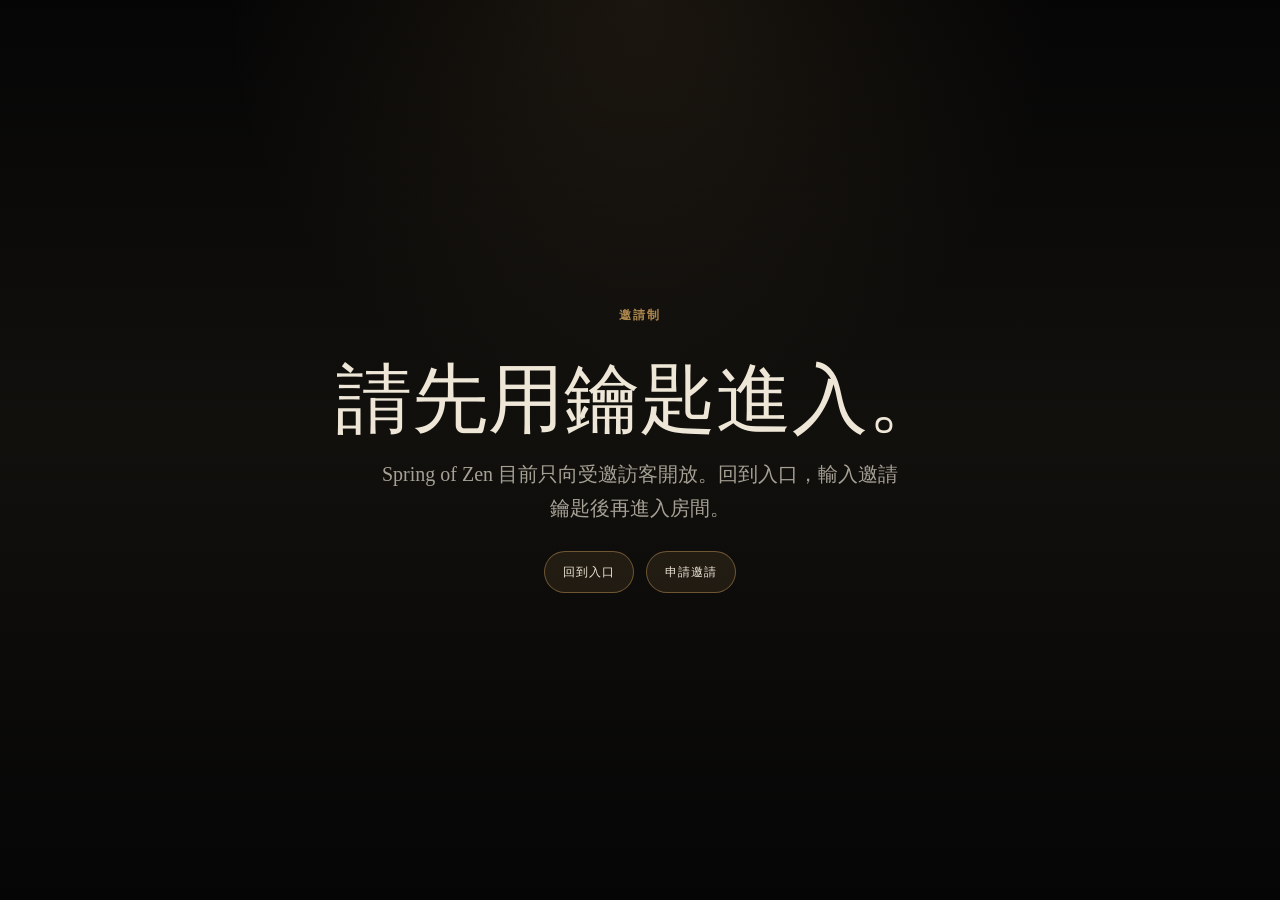
<file: table.html>
<!doctype html>
<html lang="en">
<head>
  <title>The Table - Spring of Zen</title>
  <meta charset="utf-8">
  <meta name="viewport" content="width=device-width, initial-scale=1">
  <meta name="description" content="Leave something on the Memory Shelf.">
  <meta property="og:title" content="The Table - Spring of Zen">
  <meta property="og:description" content="The Table is a Memory Shelf, not a comment section.">
  <meta property="og:type" content="website">
  <link rel="stylesheet" href="assets/css/v52-index.css?v=20260602-rooms">
</head>
<body class="part-page table-page v71-page">
  <div class="lang-switch" aria-label="Language">
    <button type="button" data-lang-button="en">EN</button>
    <button type="button" data-lang-button="zh">繁中</button>
  </div>
  <header class="top-chrome" aria-label="Room controls">
    <a href="index.html" class="quiet-brand">spring of zen</a>
    <nav class="part-nav" aria-label="Places">
      <a href="lamp.html" data-i18n="navLamp">lamp</a>
      <a href="window.html" data-i18n="navWindow">window</a>
      <a href="table.html" data-i18n="navTable">table</a>
      <a href="rooms.html" data-i18n="navRooms">rooms</a>
      <a href="door.html" data-i18n="navDoor">door</a>
    </nav>
  </header>

  <main class="v71-shell">
    <section class="v71-hero" aria-labelledby="tableTitle">
      <p class="part-kicker" data-i18n="tableKicker">The Table</p>
      <h1 id="tableTitle">Leave Something On The Table.</h1>
      <p>The Table is a Memory Shelf. Each contribution is a fragment the room may hold, review, open, archive, or keep private.</p>
    </section>

    <section class="v71-band" aria-labelledby="submitTitle">
      <div>
        <p class="part-kicker">Pending Shelf</p>
        <h2 id="submitTitle">Leave a memory fragment.</h2>
        <p class="v71-muted">Not a feed. Not a forum. One honest thing is enough.</p>
      </div>
      <form class="v71-form" data-memory-form>
        <label>
          <span>Type</span>
          <select name="type">
            <option>A Thought</option>
            <option>A Sound</option>
            <option>A Photograph</option>
            <option>A Question</option>
          </select>
        </label>
        <label>
          <span>Memory</span>
          <textarea name="body" rows="5" maxlength="420" required placeholder="Today I noticed..."></textarea>
        </label>
        <label>
          <span>Name or visitor mark</span>
          <input name="visitor" maxlength="40" placeholder="Visitor #204">
        </label>
        <button type="submit" class="v71-button">Place On Pending Shelf</button>
        <p class="v71-status" data-memory-status aria-live="polite"></p>
      </form>
    </section>

    <section class="v71-section" aria-labelledby="shelfTitle">
      <div class="v71-section-head">
        <p class="part-kicker">Memory Shelf</p>
        <h2 id="shelfTitle">Open fragments</h2>
      </div>
      <div class="memory-grid" data-memory-shelf></div>
    </section>

    <section class="v71-section" aria-labelledby="archiveTitle">
      <div class="v71-section-head">
        <p class="part-kicker">The Archive</p>
        <h2 id="archiveTitle">The room remembers by month.</h2>
      </div>
      <div class="archive-grid" data-memory-archive></div>
    </section>
  </main>

  <script src="assets/js/v52-index.js?v=20260602-rooms"></script>
</body>
</html>
</file>
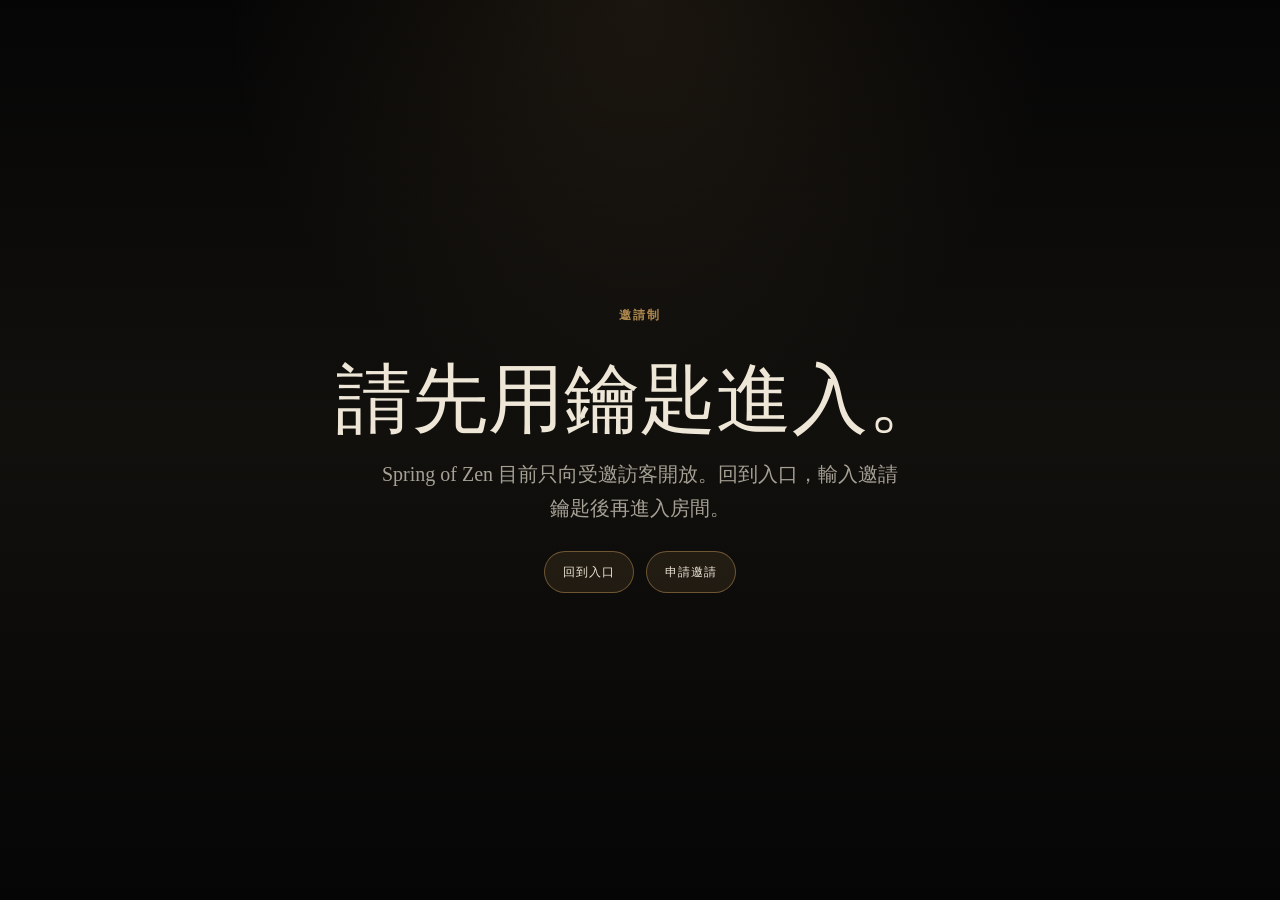
<file: window.html>
<!doctype html>
<html lang="en">
<head>
  <title>The Window - Spring of Zen</title>
  <meta charset="utf-8">
  <meta name="viewport" content="width=device-width, initial-scale=1">
  <meta name="description" content="A curated window to something interesting.">
  <meta property="og:title" content="The Window - Spring of Zen">
  <meta property="og:description" content="A Window To Something Interesting. One to three discoveries, no feed.">
  <meta property="og:type" content="website">
  <link rel="stylesheet" href="assets/css/v52-index.css?v=20260602-key-gate">
</head>
<body class="part-page window-page v71-page">
  <div class="lang-switch" aria-label="Language">
    <button type="button" data-lang-button="en">EN</button>
    <button type="button" data-lang-button="zh">繁中</button>
  </div>
  <header class="top-chrome" aria-label="Room controls">
    <a href="index.html" class="quiet-brand">spring of zen</a>
    <nav class="part-nav" aria-label="Places">
      <a href="lamp.html" data-i18n="navLamp">lamp</a>
      <a href="window.html" data-i18n="navWindow">window</a>
      <a href="table.html" data-i18n="navTable">table</a>
      <a href="door.html" data-i18n="navDoor">door</a>
    </nav>
  </header>

  <main class="v71-shell">
    <section class="v71-hero v71-window-hero" aria-labelledby="windowTitle">
      <p class="part-kicker" data-i18n="windowKicker">The Window</p>
      <h1 id="windowTitle">A Window To Something Interesting.</h1>
      <p>No recommendations. No infinite scroll. Today, the room opens only a few windows.</p>
    </section>

    <section class="v71-section" aria-labelledby="curatedTitle">
      <div class="v71-section-head">
        <p class="part-kicker">Curated Discovery</p>
        <h2 id="curatedTitle">Today the window holds</h2>
      </div>
      <div class="window-curated-grid" data-window-items></div>
    </section>
  </main>

  <script src="assets/js/v52-index.js?v=20260602-key-gate"></script>
</body>
</html>
</file>
<file: assets/css/v52-index.css>
* { box-sizing: border-box; }
:root {
  color-scheme: dark;
  --ink: #17130f;
  --charcoal: #25201a;
  --ivory: #eee6d6;
  --amber: #d8a860;
  --amber-soft: #c89a58;
  --mist: #9aa4b8;
  --paper: #eee1c4;
  --water: #17213a;
}
html {
  min-height: 100%;
  scroll-behavior: smooth;
}
body {
  min-height: 100%;
  margin: 0;
  overflow-x: hidden;
  background: #070707;
  color: var(--ivory);
  font-family: Inter, ui-sans-serif, system-ui, -apple-system, BlinkMacSystemFont, "Segoe UI", sans-serif;
  letter-spacing: 0;
}
body, button, input { font: inherit; }
button, input { color: inherit; }
a { color: inherit; }
.sr-only {
  position: absolute;
  width: 1px;
  height: 1px;
  padding: 0;
  margin: -1px;
  overflow: hidden;
  clip: rect(0, 0, 0, 0);
  white-space: nowrap;
  border: 0;
}
.access-required-page {
  min-height: 100vh;
  min-height: 100svh;
  background:
    radial-gradient(circle at 50% 38%, rgba(216, 168, 96, 0.14), transparent 24rem),
    #050505;
}
.access-required {
  min-height: 100vh;
  min-height: 100svh;
  display: grid;
  place-items: center;
  padding: 24px;
}
.access-required-panel {
  width: min(640px, 100%);
  display: grid;
  justify-items: center;
  gap: 18px;
  text-align: center;
}
.access-required-panel h1 {
  margin: 0;
  font-family: Georgia, "Times New Roman", serif;
  font-size: clamp(38px, 6vw, 76px);
  font-weight: 400;
  line-height: 1.04;
}
.access-required-panel p:not(.part-kicker) {
  max-width: 520px;
  margin: 0;
  color: rgba(238, 230, 214, 0.68);
  font-size: clamp(16px, 2vw, 20px);
  line-height: 1.7;
}
.access-required-actions {
  display: flex;
  flex-wrap: wrap;
  justify-content: center;
  gap: 12px;
  margin-top: 8px;
}
.access-required-actions a {
  min-height: 42px;
  display: inline-flex;
  align-items: center;
  justify-content: center;
  padding: 0 18px;
  border: 1px solid rgba(216, 168, 96, 0.42);
  border-radius: 999px;
  background: rgba(216, 168, 96, 0.1);
  color: var(--ivory);
  text-decoration: none;
  font-size: 12px;
  letter-spacing: 0.08em;
  text-transform: uppercase;
}
.access-required-actions a:hover {
  border-color: rgba(216, 168, 96, 0.82);
  background: rgba(216, 168, 96, 0.16);
}
.top-chrome {
  position: fixed;
  inset: 0 0 auto;
  z-index: 20;
  display: flex;
  justify-content: space-between;
  align-items: center;
  gap: 18px;
  padding: 18px clamp(16px, 4vw, 46px);
  color: rgba(238, 230, 214, 0.58);
  font-size: 12px;
  letter-spacing: 0.08em;
  text-transform: lowercase;
  pointer-events: none;
}
.lang-switch {
  position: fixed;
  top: 18px;
  right: clamp(16px, 3vw, 32px);
  z-index: 90;
  display: inline-flex;
  gap: 4px;
  padding: 4px;
  border: 1px solid rgba(216, 168, 96, 0.22);
  background: rgba(8, 7, 6, 0.56);
  backdrop-filter: blur(12px);
}
.lang-switch button {
  min-width: 42px;
  border: 0;
  background: transparent;
  color: rgba(238, 230, 214, 0.58);
  padding: 7px 9px;
  cursor: pointer;
  font-size: 12px;
  letter-spacing: 0.08em;
}
.lang-switch button.active {
  color: var(--ivory);
  background: rgba(216, 168, 96, 0.16);
}
.part-page .lang-switch {
  top: 54px;
}
.part-nav {
  display: flex;
  flex-wrap: wrap;
  justify-content: flex-end;
  gap: clamp(12px, 3vw, 26px);
}
.part-nav a {
  pointer-events: auto;
  color: inherit;
  text-decoration: none;
}
.quiet-brand,
.tone-toggle {
  pointer-events: auto;
}
.quiet-brand {
  text-decoration: none;
}
.tone-toggle,
.text-tone-link {
  border: 0;
  background: transparent;
  padding: 0;
  cursor: pointer;
}
.tone-toggle:hover,
.quiet-brand:hover,
.text-tone-link:hover {
  color: var(--ivory);
}
.section-full {
  position: relative;
  min-height: 100vh;
  min-height: 100svh;
  overflow: hidden;
}
.arrival-room {
  display: grid;
  place-items: center;
  background:
    linear-gradient(180deg, rgba(8, 7, 6, 0.1), rgba(8, 7, 6, 0.72)),
    url("../img/harbor-view.webp") center / cover no-repeat,
    radial-gradient(circle at 55% 32%, #4c4437, #070707 70%);
}
.arrival-room::after,
.night-dock::after,
.one-word-section::after {
  content: "";
  position: absolute;
  inset: 0;
  pointer-events: none;
  background:
    radial-gradient(circle at 50% 42%, transparent 0 22rem, rgba(0, 0, 0, 0.58) 70%),
    linear-gradient(180deg, rgba(0, 0, 0, 0.08), rgba(0, 0, 0, 0.56));
}
.arrival-copy {
  position: relative;
  z-index: 3;
  width: min(900px, calc(100% - 38px));
  padding-top: 5vh;
  text-align: center;
}
.greeting {
  margin: 0 0 22px;
  color: rgba(238, 230, 214, 0.72);
  font-family: Georgia, "Times New Roman", serif;
  font-size: clamp(17px, 2.1vw, 24px);
  font-style: italic;
}
h1, h2, blockquote, p {
  letter-spacing: 0;
}
h1 {
  margin: 0;
  font-family: Georgia, "Times New Roman", serif;
  font-size: clamp(48px, 9vw, 122px);
  font-weight: 400;
  line-height: 0.92;
}
.lamp-glow {
  position: absolute;
  inset: 8% auto auto 50%;
  width: min(42vw, 520px);
  aspect-ratio: 1;
  transform: translateX(-50%);
  border-radius: 50%;
  background: radial-gradient(circle, rgba(216, 168, 96, 0.46), rgba(216, 168, 96, 0.12) 38%, transparent 70%);
  filter: blur(10px);
  animation: lamp-breath 8s ease-in-out infinite;
}
.mist-layer {
  position: absolute;
  inset: -10% -20%;
  z-index: 1;
  background:
    radial-gradient(ellipse at 28% 64%, rgba(154, 164, 184, 0.16), transparent 32%),
    radial-gradient(ellipse at 72% 46%, rgba(238, 230, 214, 0.1), transparent 28%);
  filter: blur(18px);
  animation: mist-drift 22s ease-in-out infinite alternate;
}
.grain-layer,
.grain-layer::after {
  position: absolute;
  inset: 0;
  z-index: 2;
  pointer-events: none;
}
.grain-layer {
  opacity: 0.22;
  background-image:
    radial-gradient(circle, rgba(238, 230, 214, 0.24) 0 1px, transparent 1.4px);
  background-size: 18px 18px;
  animation: grain 900ms steps(2) infinite;
}
.scroll-slowly {
  position: absolute;
  z-index: 4;
  left: 50%;
  bottom: clamp(28px, 6vh, 58px);
  transform: translateX(-50%);
  display: grid;
  justify-items: center;
  gap: 10px;
  color: rgba(238, 230, 214, 0.64);
  font-size: 12px;
  text-decoration: none;
  letter-spacing: 0.08em;
}
.scroll-slowly span {
  width: 9px;
  height: 9px;
  border-radius: 50%;
  background: var(--amber);
  box-shadow: 0 0 24px rgba(216, 168, 96, 0.72);
  animation: lamp-breath 4s ease-in-out infinite;
}
.letter-section {
  display: grid;
  place-items: center;
  min-height: 120vh;
  padding: clamp(80px, 13vh, 160px) 20px;
  background:
    radial-gradient(circle at 50% 20%, rgba(216, 168, 96, 0.08), transparent 22rem),
    linear-gradient(180deg, #080706, var(--ink) 52%, #080706);
}
.letter-column {
  width: min(720px, 100%);
  display: grid;
  gap: clamp(28px, 5vh, 48px);
}
.letter-column p {
  margin: 0;
  color: rgba(238, 230, 214, 0.84);
  font-family: Georgia, "Times New Roman", serif;
  font-size: clamp(24px, 3vw, 38px);
  line-height: 1.48;
}
[data-reveal] {
  opacity: 0;
  transform: translateY(26px);
  transition: opacity 1100ms ease, transform 1100ms ease;
}
[data-reveal].is-revealed {
  opacity: 1;
  transform: translateY(0);
}
.night-dock {
  display: grid;
  align-items: end;
  background:
    linear-gradient(180deg, rgba(4, 7, 13, 0.12), rgba(4, 7, 13, 0.8)),
    url("../img/still-water.webp") center / cover no-repeat,
    var(--water);
}
.dock-veil,
.word-veil {
  position: absolute;
  inset: 0;
  background: linear-gradient(90deg, rgba(3, 5, 9, 0.86), rgba(3, 5, 9, 0.34) 54%, rgba(3, 5, 9, 0.76));
}
.dock-copy {
  position: relative;
  z-index: 2;
  width: min(760px, calc(100% - 38px));
  margin: 0 0 clamp(54px, 10vh, 110px) clamp(19px, 7vw, 92px);
}
.dock-copy h2 {
  margin: 0 0 22px;
  font-family: Georgia, "Times New Roman", serif;
  font-size: clamp(38px, 6vw, 82px);
  font-weight: 400;
  line-height: 1.02;
}
.dock-copy p {
  max-width: 560px;
  margin: 0 0 22px;
  color: rgba(238, 230, 214, 0.72);
  font-size: clamp(17px, 2vw, 21px);
  line-height: 1.65;
}
.harbor-lab-line {
  max-width: 620px;
  color: rgba(216, 168, 96, 0.72);
}
.harbor-actions {
  display: flex;
  flex-wrap: wrap;
  gap: 16px 24px;
  align-items: center;
}
.harbor-primary-link {
  display: inline-flex;
  align-items: center;
  min-height: 44px;
  padding: 0 22px;
  border: 1px solid rgba(216, 168, 96, 0.45);
  border-radius: 999px;
  color: var(--ivory);
  background: rgba(216, 168, 96, 0.1);
  text-decoration: none;
}
.harbor-primary-link:hover {
  border-color: rgba(216, 168, 96, 0.86);
  background: rgba(216, 168, 96, 0.16);
}
.text-tone-link {
  display: inline;
  color: rgba(238, 230, 214, 0.72);
  border-bottom: 1px solid rgba(238, 230, 214, 0.34);
}
.text-tone-link[hidden] {
  display: none;
}
.harbor-breath-page {
  background: #050505;
}
.harbor-breath-section,
.harbor-thought-section {
  position: relative;
  display: grid;
  place-items: center;
  min-height: 100vh;
  min-height: 100svh;
  padding: 24vh 24px;
  background:
    radial-gradient(circle at 50% 42%, rgba(216, 168, 96, 0.08), transparent 22rem),
    #050505;
}
.harbor-breath-wrap {
  width: min(440px, 100%);
  display: flex;
  flex-direction: column;
  align-items: center;
  text-align: center;
}
.harbor-breath-orb {
  display: block;
  width: 160px;
  height: 160px;
  margin-top: 34px;
  border: 1px solid rgba(216, 168, 96, 0.3);
  border-radius: 50%;
  background: radial-gradient(circle, rgba(216, 168, 96, 0.28), rgba(216, 168, 96, 0) 70%);
  animation: harborBreathOrb 6s ease-in-out infinite;
}
.harbor-breath-wrap h1 {
  margin: 40px 0 0;
  color: rgba(238, 230, 214, 0.85);
  font-family: Georgia, "Times New Roman", serif;
  font-size: clamp(26px, 4vw, 38px);
  font-style: italic;
  font-weight: 400;
}
.harbor-cycle {
  margin: 16px 0 0;
  color: rgba(238, 230, 214, 0.35);
  font-size: 12px;
  letter-spacing: 0.32em;
  text-transform: uppercase;
}
.harbor-thought-section {
  min-height: 92vh;
  min-height: 92svh;
  padding-block: 20vh;
}
.harbor-thought-wrap {
  width: min(720px, 100%);
  display: grid;
  justify-items: center;
  text-align: center;
}
.harbor-thought-wrap blockquote {
  margin: 0;
  color: rgba(238, 230, 214, 0.85);
  font-family: Georgia, "Times New Roman", serif;
  font-size: clamp(26px, 3vw, 36px);
  font-style: italic;
  line-height: 1.55;
}
.harbor-thought-wrap blockquote span {
  color: rgba(238, 230, 214, 0.58);
}
.harbor-divider {
  width: 64px;
  height: 1px;
  margin: 56px 0 34px;
  background: rgba(216, 168, 96, 0.3);
}
.harbor-thought-wrap .harbor-lab-line {
  margin: 0 0 26px;
  text-align: center;
}
@keyframes harborBreathOrb {
  0%, 100% {
    width: 96px;
    height: 96px;
    background: radial-gradient(circle, rgba(216, 168, 96, 0.18), rgba(216, 168, 96, 0) 70%);
  }
  50% {
    width: 176px;
    height: 176px;
    background: radial-gradient(circle, rgba(216, 168, 96, 0.36), rgba(216, 168, 96, 0) 70%);
  }
}
.breathing-section {
  display: grid;
  place-items: center;
  background:
    radial-gradient(circle at 50% 42%, rgba(216, 168, 96, 0.08), transparent 18rem),
    #050505;
  text-align: center;
}
.breathing-wrap {
  display: grid;
  justify-items: center;
  gap: 18px;
}
.breathing-circle {
  width: clamp(170px, 32vw, 320px);
  aspect-ratio: 1;
  border-radius: 50%;
  border: 1px solid rgba(216, 168, 96, 0.48);
  background: radial-gradient(circle, rgba(216, 168, 96, 0.3), rgba(216, 168, 96, 0.08) 42%, transparent 70%);
  box-shadow: 0 0 80px rgba(216, 168, 96, 0.18);
  animation: breathe-cycle 6s ease-in-out infinite;
}
.breathing-wrap h2 {
  margin: 0;
  font-family: Georgia, "Times New Roman", serif;
  font-size: clamp(34px, 6vw, 72px);
  font-weight: 400;
}
.breathing-wrap p {
  margin: 0;
  color: rgba(238, 230, 214, 0.58);
}
.thought-section {
  display: grid;
  place-items: center;
  align-content: center;
  gap: 34px;
  padding: 70px 20px;
  background:
    radial-gradient(circle at 50% 50%, rgba(154, 164, 184, 0.08), transparent 24rem),
    linear-gradient(180deg, #050505, #100d0b);
  text-align: center;
}
.thought-section blockquote {
  max-width: 880px;
  margin: 0;
  font-family: Georgia, "Times New Roman", serif;
  font-size: clamp(32px, 5.6vw, 82px);
  font-style: italic;
  font-weight: 400;
  line-height: 1.12;
}
.amber-line {
  width: min(240px, 40vw);
  height: 1px;
  background: linear-gradient(90deg, transparent, var(--amber), transparent);
}
.one-word-section {
  display: grid;
  place-items: center;
  background:
    linear-gradient(180deg, rgba(5, 5, 5, 0.35), rgba(5, 5, 5, 0.78)),
    url("../img/harbor-view.webp") center / cover no-repeat,
    #11110e;
}
.word-panel {
  position: relative;
  z-index: 2;
  width: min(760px, calc(100% - 38px));
  text-align: center;
}
.word-panel h2 {
  margin: 0 0 32px;
  font-family: Georgia, "Times New Roman", serif;
  font-size: clamp(36px, 6vw, 84px);
  font-weight: 400;
  line-height: 1.04;
}
.one-word-form {
  display: grid;
  justify-items: center;
  gap: 12px;
}
.one-word-form input {
  width: min(420px, 100%);
  border: 0;
  border-bottom: 1px solid rgba(238, 230, 214, 0.46);
  border-radius: 0;
  background: transparent;
  color: var(--ivory);
  padding: 10px 0 14px;
  text-align: center;
  font-family: Georgia, "Times New Roman", serif;
  font-size: clamp(34px, 7vw, 76px);
  font-style: italic;
  outline: none;
}
.one-word-form input::placeholder {
  color: rgba(238, 230, 214, 0.34);
}
.one-word-form p,
.word-thanks p {
  margin: 0;
  color: rgba(238, 230, 214, 0.62);
}
.word-thanks blockquote {
  margin: 0 0 18px;
  font-family: Georgia, "Times New Roman", serif;
  font-size: clamp(46px, 8vw, 96px);
  font-style: italic;
}
.door-footer {
  display: grid;
  gap: 44px;
  min-height: 52vh;
  padding: clamp(70px, 12vh, 132px) 20px;
  place-items: center;
  background: #050505;
  color: rgba(238, 230, 214, 0.68);
  text-align: center;
}
.door-footer p {
  margin: 0;
  font-family: Georgia, "Times New Roman", serif;
  font-size: clamp(22px, 3.4vw, 42px);
  line-height: 1.42;
}
.door-footer p:last-child {
  font-family: Inter, ui-sans-serif, system-ui, sans-serif;
  font-size: 13px;
  letter-spacing: 0.08em;
}
.part-room {
  position: relative;
  min-height: 100vh;
  min-height: 100svh;
  overflow: hidden;
}
.part-page .arrival-room,
.part-page .night-dock,
.part-page .one-word-section {
  min-height: 100vh;
  min-height: 100svh;
}
.part-page .arrival-copy,
.part-page .dock-copy,
.part-page .word-panel,
.window-copy {
  z-index: 3;
}
.part-line {
  margin: 28px auto 0;
  max-width: 540px;
  color: rgba(238, 230, 214, 0.68);
  font-size: clamp(17px, 2vw, 22px);
}
.part-kicker {
  margin: 0 0 18px;
  color: rgba(216, 168, 96, 0.78);
  font-size: 12px;
  font-weight: 700;
  letter-spacing: 0.16em;
  text-transform: uppercase;
}
.part-page .dock-copy h1,
.part-page .word-panel h1,
.window-copy h1 {
  margin: 0 0 24px;
  font-family: Georgia, "Times New Roman", serif;
  font-size: clamp(38px, 6.8vw, 92px);
  font-weight: 400;
  line-height: 1.02;
}
.window-quiet {
  position: relative;
  display: grid;
  grid-template-columns: minmax(240px, 0.72fr) minmax(0, 1fr);
  gap: clamp(28px, 7vw, 92px);
  align-items: center;
  width: min(1120px, calc(100% - 38px));
  margin: 0 auto;
  padding: clamp(92px, 13vh, 150px) 0 clamp(48px, 8vh, 90px);
}
.window-image {
  min-height: min(620px, 70svh);
  background:
    linear-gradient(180deg, rgba(5, 5, 5, 0.08), rgba(5, 5, 5, 0.38)),
    url("../img/harbor-view.webp") center / cover no-repeat,
    #11110e;
  border: 1px solid rgba(238, 230, 214, 0.13);
  box-shadow: 0 32px 90px rgba(0, 0, 0, 0.42);
}
.window-copy p:not(.part-kicker) {
  max-width: 540px;
  color: rgba(238, 230, 214, 0.68);
  font-size: clamp(17px, 2vw, 22px);
  line-height: 1.65;
}
.lamp-earth-page {
  overflow-x: hidden;
  background:
    radial-gradient(circle at 50% 20%, rgba(216, 168, 96, 0.12), transparent 24rem),
    linear-gradient(180deg, #050505, #0c0d10 48%, #050505);
}
.lamp-top {
  background: linear-gradient(180deg, rgba(5, 5, 5, 0.72), transparent);
}
.recorded-chip {
  pointer-events: auto;
  border: 0;
  background: transparent;
  color: rgba(238, 230, 214, 0.5);
  padding: 0;
  cursor: pointer;
  font-size: 12px;
  letter-spacing: 0.08em;
}
.recorded-chip:hover {
  color: var(--ivory);
}
.earth-lamp {
  min-height: 100vh;
  min-height: 100svh;
  display: grid;
  align-items: start;
  padding: clamp(70px, 9vh, 96px) clamp(18px, 5vw, 68px) clamp(104px, 14vh, 132px);
}
.lamp-intro {
  position: fixed;
  inset: 0;
  z-index: 30;
  display: grid;
  place-content: center;
  gap: 18px;
  padding: 24px;
  background:
    radial-gradient(circle at 50% 42%, rgba(216, 168, 96, 0.14), transparent 24rem),
    #050505;
  text-align: center;
  transition: opacity 1200ms ease, visibility 1200ms ease;
}
.lamp-intro.is-faded {
  opacity: 0;
  visibility: hidden;
}
.lamp-intro h1 {
  max-width: 860px;
  margin: 0;
  font-family: Georgia, "Times New Roman", serif;
  font-size: clamp(42px, 7vw, 96px);
  font-weight: 400;
  line-height: 1.04;
}
.lamp-intro p:not(.part-kicker) {
  margin: 0;
  color: rgba(238, 230, 214, 0.66);
  font-size: clamp(18px, 2vw, 24px);
}
.earth-window {
  width: min(920px, 100%);
  margin: 0 auto;
  display: flex;
  flex-direction: column;
  align-items: center;
  gap: clamp(14px, 2.5vh, 24px);
}
.earth-info {
  display: grid;
  justify-items: center;
  gap: 14px;
  text-align: center;
}
.earth-info .part-kicker {
  margin: 0;
  padding: 8px 20px;
  border-radius: 999px;
  background: rgba(216, 168, 96, 0.1);
}
.recorded-date {
  margin: 0;
  color: rgba(238, 230, 214, 0.58);
  font-size: 14px;
  line-height: 1.5;
  text-align: center;
}
.lamp-video-window {
  position: relative;
  aspect-ratio: 16 / 9;
  width: 100%;
  overflow: hidden;
  border: 1px solid rgba(238, 230, 214, 0.12);
  border-radius: 8px;
  background:
    linear-gradient(180deg, rgba(5, 5, 5, 0.08), rgba(5, 5, 5, 0.32)),
    url("../img/still-water.webp") center / cover no-repeat,
    #111;
  box-shadow: 0 28px 88px rgba(0, 0, 0, 0.46);
}
.lamp-video-window video {
  position: absolute;
  inset: 0;
  width: 100%;
  height: 100%;
  object-fit: cover;
  opacity: 0;
}
.lamp-video-window.has-video video {
  opacity: 1;
}
.lamp-video-window.has-video .lamp-visual-fallback {
  opacity: 0;
  pointer-events: none;
}
.lamp-title-overlay {
  position: absolute;
  left: 50%;
  right: auto;
  bottom: 0;
  z-index: 3;
  width: 100%;
  margin: 0;
  padding: 86px clamp(18px, 5vw, 52px) 26px;
  transform: translateX(-50%);
  background: linear-gradient(180deg, transparent, rgba(0, 0, 0, 0.66));
  color: var(--ivory);
  font-family: Georgia, "Times New Roman", serif;
  font-size: clamp(30px, 4.4vw, 54px);
  font-weight: 700;
  line-height: 1.05;
  text-align: center;
  text-shadow: 0 4px 18px rgba(0, 0, 0, 0.76);
}
.lamp-visual-fallback {
  position: absolute;
  inset: 0;
  background:
    linear-gradient(180deg, rgba(5, 5, 5, 0.08), rgba(5, 5, 5, 0.42)),
    url("../img/still-water.webp") center / cover no-repeat;
  transform: scale(1.04);
  animation: earthWindowDrift 24s ease-in-out infinite alternate;
}
.lamp-visual-fallback span {
  position: absolute;
  left: 50%;
  top: 36%;
  width: 42%;
  height: 28%;
  border-radius: 50%;
  background: radial-gradient(circle, rgba(255, 228, 165, 0.18), transparent 62%);
  filter: blur(12px);
  transform: translate(-50%, -50%);
  animation: lampWindowGlow 12s ease-in-out infinite;
}
.lamp-visual-fallback span:nth-child(2) {
  left: 62%;
  top: 62%;
  width: 65%;
  height: 26%;
  background: radial-gradient(ellipse, rgba(154, 164, 184, 0.14), transparent 68%);
  animation-delay: -3s;
}
.lamp-visual-fallback span:nth-child(3) {
  left: 32%;
  top: 68%;
  width: 38%;
  height: 20%;
  background: radial-gradient(ellipse, rgba(216, 168, 96, 0.12), transparent 64%);
  animation-delay: -6s;
}
.lamp-quote {
  max-width: 760px;
  margin: 0;
  color: rgba(238, 230, 214, 0.78);
  font-family: Georgia, "Times New Roman", serif;
  font-size: clamp(24px, 3.8vw, 48px);
  font-style: italic;
  line-height: 1.22;
  text-align: center;
}
.lamp-source {
  margin: -8px 0 8px;
  color: rgba(216, 168, 96, 0.58);
  font-size: 15px;
  line-height: 1.6;
  text-align: center;
}
.lamp-actions {
  display: flex;
  flex-wrap: wrap;
  justify-content: center;
  gap: 18px 28px;
  align-items: center;
}
.lamp-actions a,
.lamp-actions button {
  flex: 0 0 auto;
}
.lamp-actions a {
  color: rgba(238, 230, 214, 0.72);
  text-decoration: none;
  border-bottom: 1px solid rgba(238, 230, 214, 0.34);
}
.lamp-actions .text-tone-link {
  margin-top: 0;
  font-size: 16px;
  line-height: 1.4;
}
.lamp-actions a:hover {
  color: var(--ivory);
}
.lamp-bottom-nav {
  position: fixed;
  left: 50%;
  bottom: clamp(16px, 3vh, 28px);
  z-index: 24;
  display: flex;
  flex-wrap: wrap;
  justify-content: center;
  gap: 8px;
  width: min(620px, calc(100% - 32px));
  padding: 8px;
  transform: translateX(-50%);
  border: 1px solid rgba(238, 230, 214, 0.13);
  border-radius: 999px;
  background: rgba(5, 5, 5, 0.62);
  backdrop-filter: blur(16px);
  box-shadow: 0 18px 70px rgba(0, 0, 0, 0.34);
}
.lamp-bottom-nav a {
  min-height: 36px;
  display: inline-flex;
  align-items: center;
  justify-content: center;
  padding: 0 14px;
  border-radius: 999px;
  color: rgba(238, 230, 214, 0.68);
  text-decoration: none;
  font-size: 12px;
  letter-spacing: 0.08em;
  text-transform: lowercase;
}
.lamp-bottom-nav a:hover {
  background: rgba(216, 168, 96, 0.12);
  color: var(--ivory);
}
.recorded-note {
  position: fixed;
  top: 62px;
  right: clamp(16px, 4vw, 52px);
  z-index: 80;
  width: min(320px, calc(100% - 32px));
  padding: 18px 42px 18px 18px;
  border: 1px solid rgba(238, 230, 214, 0.14);
  background: rgba(5, 5, 5, 0.82);
  color: rgba(238, 230, 214, 0.78);
  backdrop-filter: blur(16px);
  box-shadow: 0 22px 70px rgba(0, 0, 0, 0.38);
}
.recorded-note p {
  margin: 0;
  line-height: 1.55;
}
.recorded-note button {
  position: absolute;
  top: 8px;
  right: 12px;
  border: 0;
  background: transparent;
  color: rgba(238, 230, 214, 0.62);
  font-size: 22px;
  cursor: pointer;
}
.live-modal {
  position: fixed;
  inset: 0;
  z-index: 100;
  display: grid;
  place-items: center;
  padding: clamp(18px, 4vw, 48px);
  background: rgba(0, 0, 0, 0.78);
  backdrop-filter: blur(14px);
}
.live-modal[hidden],
.recorded-note[hidden] {
  display: none !important;
}
.live-modal-panel {
  position: relative;
  width: min(1040px, 100%);
  display: grid;
  gap: 16px;
  padding: clamp(18px, 3vw, 28px);
  border: 1px solid rgba(238, 230, 214, 0.14);
  background:
    radial-gradient(circle at 50% 0%, rgba(216, 168, 96, 0.12), transparent 22rem),
    rgba(5, 5, 5, 0.92);
  box-shadow: 0 32px 100px rgba(0, 0, 0, 0.58);
}
.live-modal-close {
  position: absolute;
  top: 12px;
  right: 16px;
  border: 0;
  background: transparent;
  color: rgba(238, 230, 214, 0.66);
  font-size: 28px;
  cursor: pointer;
}
.live-frame-wrap {
  position: relative;
  aspect-ratio: 16 / 9;
  overflow: hidden;
  border: 1px solid rgba(238, 230, 214, 0.12);
  background:
    linear-gradient(180deg, rgba(5, 5, 5, 0.08), rgba(5, 5, 5, 0.42)),
    url("../img/harbor-view.webp") center / cover no-repeat,
    #080808;
}
.live-frame-wrap video {
  position: absolute;
  inset: 0;
  width: 100%;
  height: 100%;
  border: 0;
  object-fit: cover;
  background: #080808;
}
.live-modal-note {
  margin: 0;
  color: rgba(238, 230, 214, 0.58);
  line-height: 1.55;
}
.live-modal a {
  justify-self: start;
  color: rgba(238, 230, 214, 0.72);
  text-decoration: none;
  border-bottom: 1px solid rgba(238, 230, 214, 0.34);
}
.v71-page {
  min-height: 100%;
  background:
    radial-gradient(circle at 50% 0%, rgba(216, 168, 96, 0.1), transparent 26rem),
    linear-gradient(180deg, #050505, #11100d 48%, #050505);
}
.rooms-page {
  background:
    radial-gradient(circle at 14% 24%, rgba(66, 91, 118, 0.22), transparent 22rem),
    radial-gradient(circle at 82% 10%, rgba(216, 168, 96, 0.12), transparent 24rem),
    linear-gradient(180deg, #050505, #101116 48%, #050505);
}
.v71-shell {
  width: min(1180px, calc(100% - 36px));
  margin: 0 auto;
  padding: clamp(96px, 14vh, 148px) 0 clamp(64px, 9vh, 110px);
}
.v71-hero {
  min-height: 58vh;
  display: grid;
  align-content: center;
  gap: 20px;
}
.v71-hero h1,
.v71-section h2,
.v71-band h2,
.door-path h2,
.archive-card h3,
.window-item h2 {
  margin: 0;
  font-family: Georgia, "Times New Roman", serif;
  font-weight: 400;
}
.v71-hero h1 {
  max-width: 900px;
  font-size: clamp(44px, 8vw, 104px);
  line-height: 0.98;
}
.v71-hero p:not(.part-kicker) {
  max-width: 640px;
  margin: 0;
  color: rgba(238, 230, 214, 0.68);
  font-size: clamp(18px, 2.2vw, 24px);
  line-height: 1.65;
}
.v71-section {
  padding: clamp(54px, 9vh, 96px) 0;
}
.v71-section-head {
  display: grid;
  gap: 12px;
  margin-bottom: clamp(24px, 4vw, 42px);
}
.v71-section h2,
.v71-band h2 {
  font-size: clamp(32px, 5vw, 64px);
  line-height: 1.08;
}
.v71-band {
  display: grid;
  grid-template-columns: minmax(0, 0.78fr) minmax(280px, 1fr);
  gap: clamp(28px, 6vw, 82px);
  align-items: start;
  padding: clamp(42px, 7vh, 72px) 0;
  border-top: 1px solid rgba(238, 230, 214, 0.12);
  border-bottom: 1px solid rgba(238, 230, 214, 0.12);
}
.v71-muted,
.v71-band p:not(.part-kicker),
.v71-section-head p:not(.part-kicker) {
  margin: 16px 0 0;
  color: rgba(238, 230, 214, 0.62);
  line-height: 1.65;
}
.v71-form {
  display: grid;
  gap: 16px;
}
.v71-form label {
  display: grid;
  gap: 8px;
  color: rgba(238, 230, 214, 0.58);
  font-size: 12px;
  letter-spacing: 0.08em;
  text-transform: uppercase;
}
.v71-form input,
.v71-form textarea,
.v71-form select,
.reflection-form textarea {
  width: 100%;
  border: 1px solid rgba(238, 230, 214, 0.16);
  border-radius: 8px;
  background: rgba(5, 5, 5, 0.42);
  color: var(--ivory);
  padding: 13px 14px;
  outline: none;
}
.v71-form input:focus,
.v71-form textarea:focus,
.v71-form select:focus,
.reflection-form textarea:focus {
  border-color: rgba(216, 168, 96, 0.62);
}
.v71-button,
.window-actions button,
.window-actions a,
.reflection-form button {
  min-height: 42px;
  display: inline-flex;
  align-items: center;
  justify-content: center;
  border: 1px solid rgba(216, 168, 96, 0.36);
  border-radius: 999px;
  background: rgba(216, 168, 96, 0.1);
  color: var(--ivory);
  padding: 0 16px;
  cursor: pointer;
  text-decoration: none;
}
.v71-button:hover,
.window-actions button:hover,
.window-actions a:hover,
.reflection-form button:hover {
  border-color: rgba(216, 168, 96, 0.78);
  background: rgba(216, 168, 96, 0.16);
}
.v71-status {
  min-height: 22px;
  margin: 0;
  color: rgba(216, 168, 96, 0.78);
  line-height: 1.5;
}
.memory-grid,
.window-curated-grid,
.archive-grid,
.door-paths,
.room-grid {
  display: grid;
  grid-template-columns: repeat(3, minmax(0, 1fr));
  gap: 18px;
}
.memory-card,
.window-item,
.archive-card,
.door-path,
.resident-panel,
.room-card {
  border: 1px solid rgba(238, 230, 214, 0.13);
  border-radius: 8px;
  background:
    radial-gradient(circle at 30% 0%, rgba(216, 168, 96, 0.08), transparent 16rem),
    rgba(8, 7, 6, 0.58);
  padding: clamp(18px, 3vw, 26px);
  box-shadow: 0 24px 70px rgba(0, 0, 0, 0.22);
}
.room-card {
  min-height: 520px;
  display: grid;
  align-content: end;
  gap: 18px;
  overflow: hidden;
}
.room-card::before {
  content: "";
  display: block;
  min-height: 180px;
  margin: calc(clamp(18px, 3vw, 26px) * -1) calc(clamp(18px, 3vw, 26px) * -1) 0;
  background:
    linear-gradient(180deg, rgba(5, 5, 5, 0.1), rgba(5, 5, 5, 0.72)),
    radial-gradient(circle at 52% 48%, rgba(216, 168, 96, 0.28), transparent 9rem),
    linear-gradient(135deg, #111923, #050505);
}
.room-card.is-future::before {
  background:
    linear-gradient(180deg, rgba(5, 5, 5, 0.1), rgba(5, 5, 5, 0.76)),
    radial-gradient(circle at 40% 38%, rgba(238, 230, 214, 0.12), transparent 10rem),
    linear-gradient(135deg, #181713, #050505);
}
.room-card h2 {
  margin: 0;
  font-family: Georgia, "Times New Roman", serif;
  font-size: clamp(30px, 3.8vw, 52px);
  font-weight: 400;
  line-height: 1.02;
}
.room-card dl {
  display: grid;
  gap: 14px;
  margin: 0;
}
.room-card dt {
  color: rgba(216, 168, 96, 0.72);
  font-size: 12px;
  letter-spacing: 0.08em;
  text-transform: uppercase;
}
.room-card dd {
  margin: 5px 0 0;
  color: rgba(238, 230, 214, 0.7);
  line-height: 1.52;
}
.room-link {
  min-height: 42px;
  display: inline-flex;
  width: fit-content;
  align-items: center;
  justify-content: center;
  border: 1px solid rgba(216, 168, 96, 0.36);
  border-radius: 999px;
  background: rgba(216, 168, 96, 0.1);
  color: var(--ivory);
  padding: 0 16px;
  text-decoration: none;
}
.room-link:hover {
  border-color: rgba(216, 168, 96, 0.78);
  background: rgba(216, 168, 96, 0.16);
}
.memory-card.is-pending {
  border-color: rgba(216, 168, 96, 0.32);
}
.memory-type {
  margin: 0 0 14px;
  color: rgba(216, 168, 96, 0.78);
  font-size: 12px;
  font-weight: 700;
  letter-spacing: 0.12em;
  text-transform: uppercase;
}
.memory-card blockquote {
  margin: 0;
  color: rgba(238, 230, 214, 0.9);
  font-family: Georgia, "Times New Roman", serif;
  font-size: clamp(22px, 2.6vw, 34px);
  line-height: 1.25;
}
.memory-meta,
.window-item p,
.resident-panel p {
  color: rgba(238, 230, 214, 0.64);
  line-height: 1.62;
}
.memory-stats,
.resident-metrics {
  display: flex;
  flex-wrap: wrap;
  gap: 8px;
  margin-top: 18px;
}
.memory-stats span,
.resident-metrics span {
  display: inline-flex;
  min-height: 30px;
  align-items: center;
  padding: 0 10px;
  border-radius: 999px;
  background: rgba(238, 230, 214, 0.08);
  color: rgba(238, 230, 214, 0.68);
  font-size: 12px;
}
.archive-card dl {
  display: grid;
  gap: 16px;
  margin: 20px 0 0;
}
.archive-card dt {
  color: rgba(216, 168, 96, 0.72);
  font-size: 12px;
  letter-spacing: 0.08em;
  text-transform: uppercase;
}
.archive-card dd {
  margin: 6px 0 0;
  color: rgba(238, 230, 214, 0.76);
  line-height: 1.5;
}
.window-item {
  display: grid;
  gap: 12px;
}
.window-item h2 {
  font-size: clamp(28px, 3.4vw, 44px);
  line-height: 1.08;
}
.window-actions {
  display: flex;
  flex-wrap: wrap;
  gap: 10px;
  margin-top: 6px;
}
.reflection-form {
  display: grid;
  gap: 10px;
  margin-top: 8px;
}
.reflection-form[hidden] {
  display: none;
}
.door-paths {
  padding: 0 0 clamp(42px, 7vh, 72px);
}
.resident-panel {
  max-width: 760px;
}
@keyframes earthWindowDrift {
  0% { transform: scale(1.04) translate3d(0, 0, 0); filter: saturate(0.92); }
  100% { transform: scale(1.12) translate3d(-1.5%, -1%, 0); filter: saturate(1.08); }
}
@keyframes lampWindowGlow {
  0%, 100% { opacity: 0.42; transform: translate(-50%, -50%) scale(0.88); }
  50% { opacity: 0.86; transform: translate(-50%, -50%) scale(1.12); }
}
@keyframes lamp-breath {
  0%, 100% { opacity: 0.62; transform: translateX(-50%) scale(0.95); }
  50% { opacity: 1; transform: translateX(-50%) scale(1.08); }
}
@keyframes mist-drift {
  0% { transform: translate3d(-2%, 0, 0); }
  100% { transform: translate3d(3%, -2%, 0); }
}
@keyframes grain {
  0% { transform: translate3d(0, 0, 0); }
  100% { transform: translate3d(9px, -9px, 0); }
}
@keyframes breathe-cycle {
  0%, 100% { transform: scale(0.78); opacity: 0.56; }
  50% { transform: scale(1); opacity: 1; }
}
@media (max-width: 640px) {
  .top-chrome {
    padding: 14px 16px;
  }
  .arrival-copy {
    padding-top: 0;
  }
  .dock-copy {
    margin-left: 20px;
  }
  .part-nav {
    max-width: 210px;
  }
  .window-quiet {
    grid-template-columns: 1fr;
  }
  .window-image {
    min-height: 44svh;
  }
  .earth-info {
    grid-template-columns: 1fr;
  }
  .recorded-date {
    text-align: center;
  }
  .earth-lamp {
    padding-top: 88px;
  }
  .lamp-title-overlay {
    padding: 58px 18px 18px;
    font-size: clamp(24px, 8vw, 34px);
  }
  .lamp-actions {
    gap: 14px 20px;
  }
  .lamp-bottom-nav {
    border-radius: 24px;
  }
  .lamp-bottom-nav a {
    min-width: 78px;
  }
  .v71-band,
  .memory-grid,
  .window-curated-grid,
  .archive-grid,
  .door-paths,
  .room-grid {
    grid-template-columns: 1fr;
  }
  .v71-shell {
    width: min(100% - 28px, 1180px);
    padding-top: 112px;
  }
}
@media (prefers-reduced-motion: reduce) {
  * {
    animation-duration: 0.001ms !important;
    animation-iteration-count: 1 !important;
    scroll-behavior: auto !important;
    transition-duration: 0.001ms !important;
  }
}
</file>
